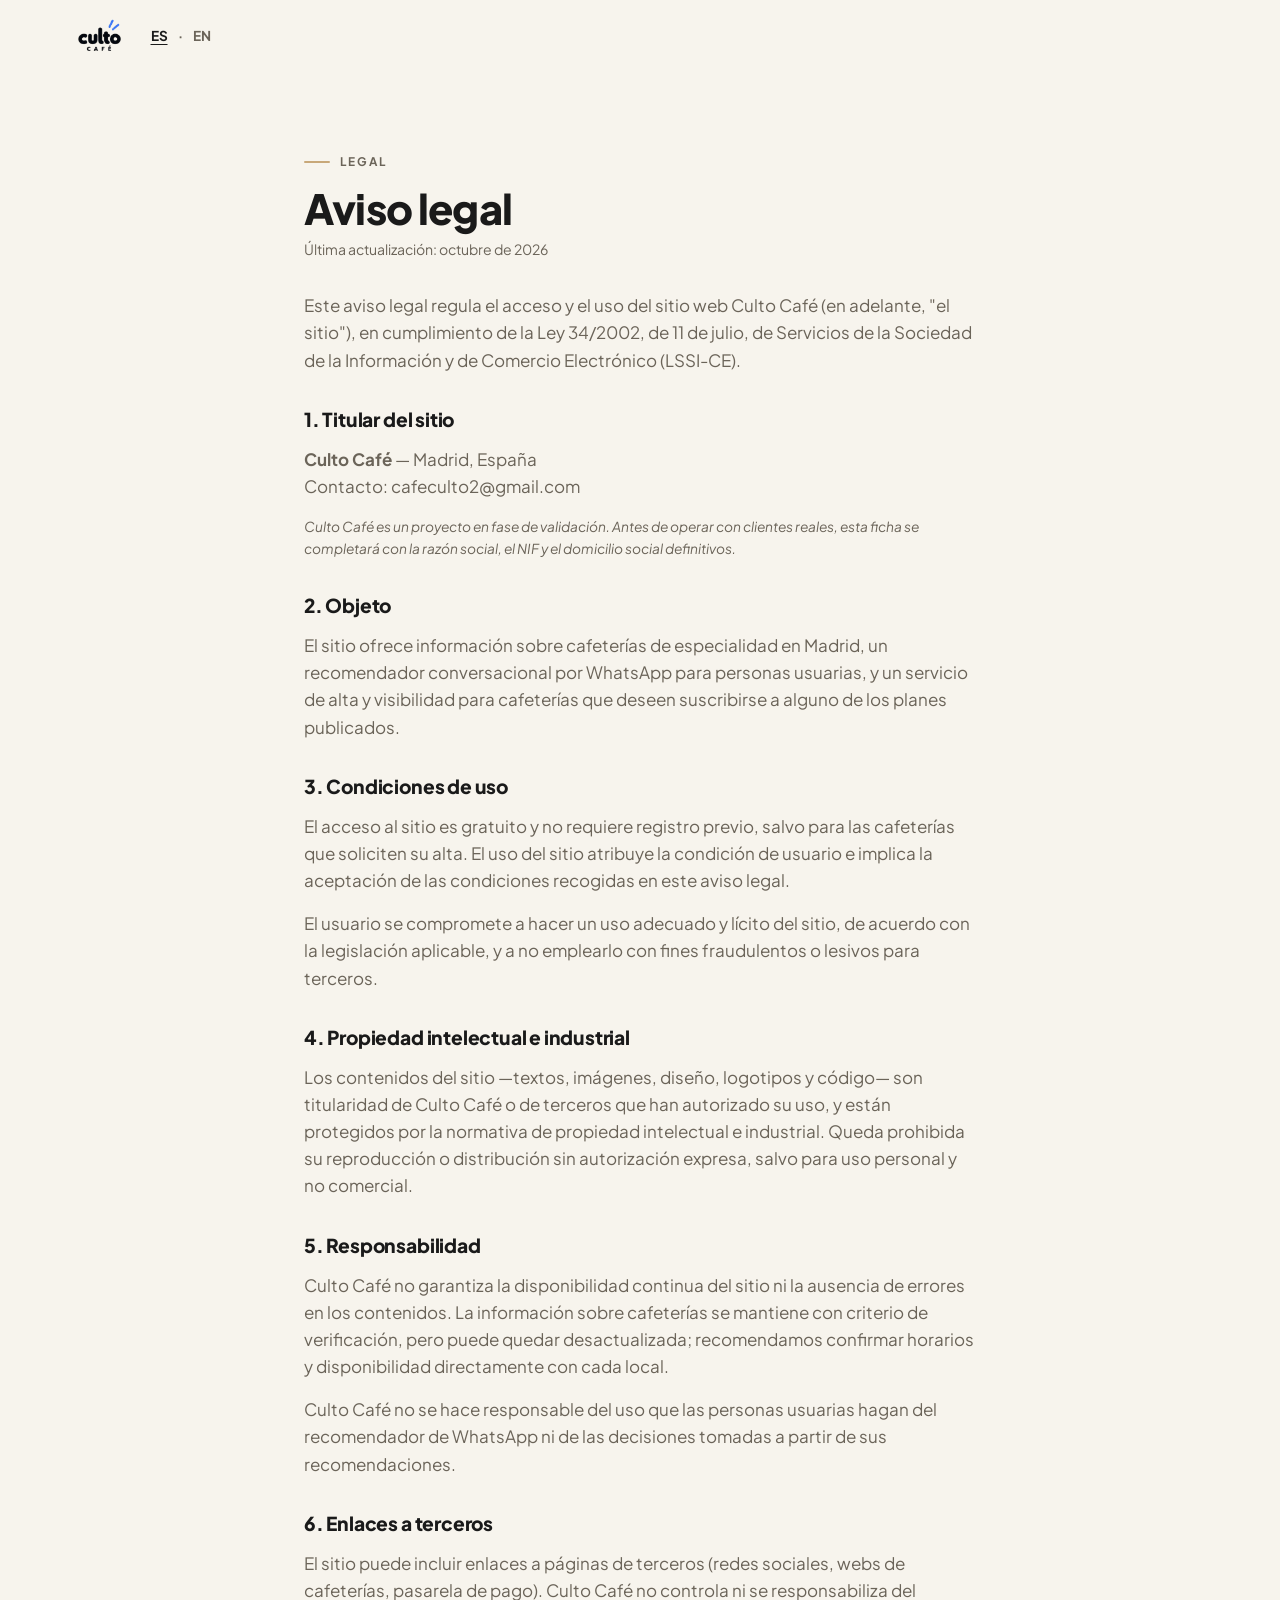
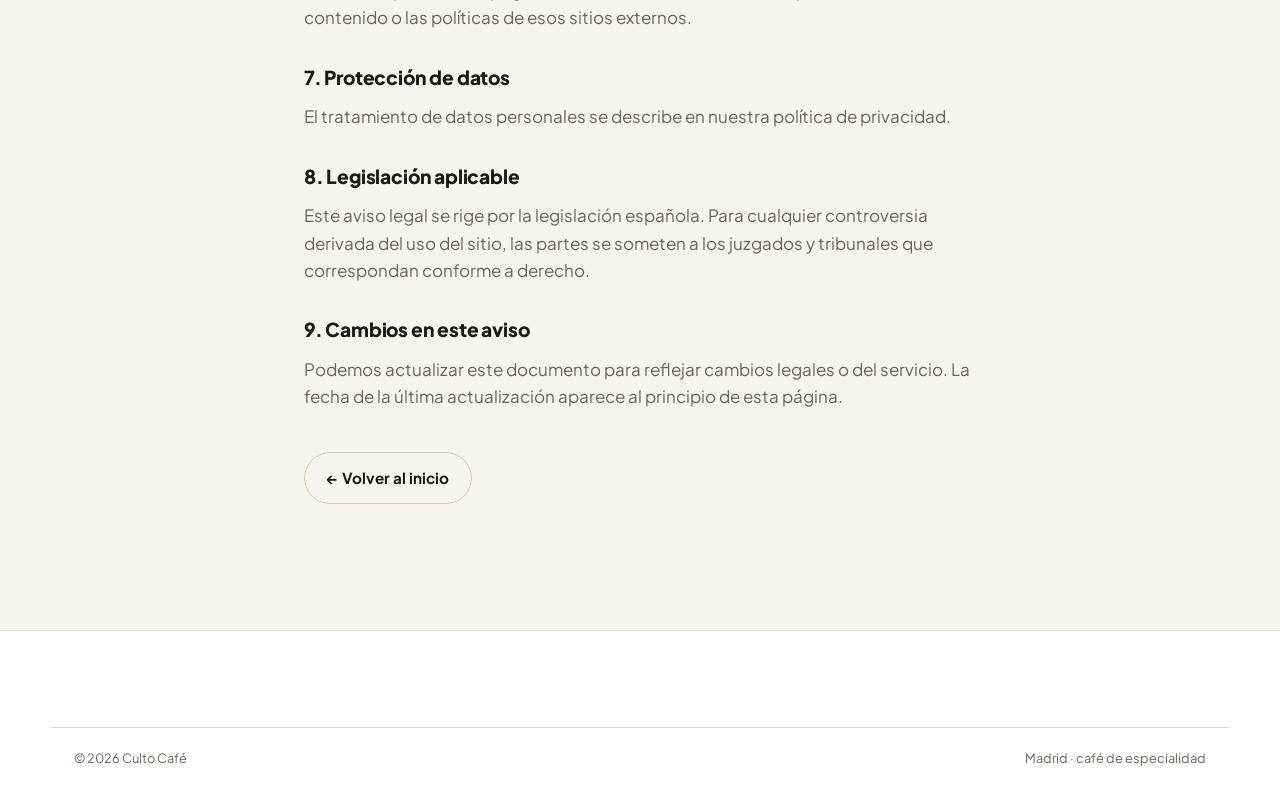
<file: aviso-legal/index.html>
<!DOCTYPE html>
<html lang="es">
<head>
<meta charset="UTF-8">
<meta name="viewport" content="width=device-width, initial-scale=1">
<title>Aviso legal · Culto Café</title>
<meta name="description" content="Condiciones de uso, titularidad y responsabilidad del sitio web Culto Café.">
<meta name="robots" content="noindex">
<link rel="canonical" href="https://micultocafe.netlify.app/aviso-legal/">
<link rel="preconnect" href="https://fonts.googleapis.com">
<link rel="preconnect" href="https://fonts.gstatic.com" crossorigin>
<link rel="stylesheet" href="https://fonts.googleapis.com/css2?family=Plus+Jakarta+Sans:ital,wght@0,400;0,500;0,600;0,700;0,800&display=swap">
<link rel="stylesheet" href="../assets/css/style.css">
</head>
<body>

<header class="site-header" id="header">
  <div class="wrap header-inner">
    <a class="logo" href="/" aria-label="Culto Café — inicio"><img src="../assets/img/logo.png" alt="Culto Café"></a>
    <div class="lang" role="group" aria-label="Idioma">
      <a href="/aviso-legal/" aria-current="page" class="lang-on">ES</a>
      <span aria-hidden="true">·</span>
      <a href="/en/legal-notice/" hreflang="en">EN</a>
    </div>
  </div>
</header>

<main>
  <section class="section legal">
    <div class="wrap legal-wrap">
      <p class="eyebrow">Legal</p>
      <h1 class="balance">Aviso legal</h1>
      <p class="legal-fecha">Última actualización: octubre de 2026</p>

      <p>Este aviso legal regula el acceso y el uso del sitio web Culto Café (en adelante, "el sitio"), en cumplimiento de la Ley 34/2002, de 11 de julio, de Servicios de la Sociedad de la Información y de Comercio Electrónico (LSSI-CE).</p>

      <h2>1. Titular del sitio</h2>
      <p><strong>Culto Café</strong> — Madrid, España<br>
      Contacto: <a href="mailto:cafeculto2@gmail.com">cafeculto2@gmail.com</a></p>
      <p class="legal-nota">Culto Café es un proyecto en fase de validación. Antes de operar con clientes reales, esta ficha se completará con la razón social, el NIF y el domicilio social definitivos.</p>

      <h2>2. Objeto</h2>
      <p>El sitio ofrece información sobre cafeterías de especialidad en Madrid, un recomendador conversacional por WhatsApp para personas usuarias, y un servicio de alta y visibilidad para cafeterías que deseen suscribirse a alguno de los planes publicados.</p>

      <h2>3. Condiciones de uso</h2>
      <p>El acceso al sitio es gratuito y no requiere registro previo, salvo para las cafeterías que soliciten su alta. El uso del sitio atribuye la condición de usuario e implica la aceptación de las condiciones recogidas en este aviso legal.</p>
      <p>El usuario se compromete a hacer un uso adecuado y lícito del sitio, de acuerdo con la legislación aplicable, y a no emplearlo con fines fraudulentos o lesivos para terceros.</p>

      <h2>4. Propiedad intelectual e industrial</h2>
      <p>Los contenidos del sitio —textos, imágenes, diseño, logotipos y código— son titularidad de Culto Café o de terceros que han autorizado su uso, y están protegidos por la normativa de propiedad intelectual e industrial. Queda prohibida su reproducción o distribución sin autorización expresa, salvo para uso personal y no comercial.</p>

      <h2>5. Responsabilidad</h2>
      <p>Culto Café no garantiza la disponibilidad continua del sitio ni la ausencia de errores en los contenidos. La información sobre cafeterías se mantiene con criterio de verificación, pero puede quedar desactualizada; recomendamos confirmar horarios y disponibilidad directamente con cada local.</p>
      <p>Culto Café no se hace responsable del uso que las personas usuarias hagan del recomendador de WhatsApp ni de las decisiones tomadas a partir de sus recomendaciones.</p>

      <h2>6. Enlaces a terceros</h2>
      <p>El sitio puede incluir enlaces a páginas de terceros (redes sociales, webs de cafeterías, pasarela de pago). Culto Café no controla ni se responsabiliza del contenido o las políticas de esos sitios externos.</p>

      <h2>7. Protección de datos</h2>
      <p>El tratamiento de datos personales se describe en nuestra <a href="../privacidad/">política de privacidad</a>.</p>

      <h2>8. Legislación aplicable</h2>
      <p>Este aviso legal se rige por la legislación española. Para cualquier controversia derivada del uso del sitio, las partes se someten a los juzgados y tribunales que correspondan conforme a derecho.</p>

      <h2>9. Cambios en este aviso</h2>
      <p>Podemos actualizar este documento para reflejar cambios legales o del servicio. La fecha de la última actualización aparece al principio de esta página.</p>

      <p class="legal-cierre"><a class="btn btn-ghost" href="/">← Volver al inicio</a></p>
    </div>
  </section>
</main>

<footer class="site-footer">
  <div class="wrap footer-base"><p>© 2026 Culto Café</p><p>Madrid · café de especialidad</p></div>
</footer>

<script>
(function(){
  var header = document.getElementById("header");
  var on = function(){ header.classList.toggle("scrolled", window.scrollY > 8); };
  on(); window.addEventListener("scroll", on, { passive:true });
})();
</script>
</body>
</html>
</file>
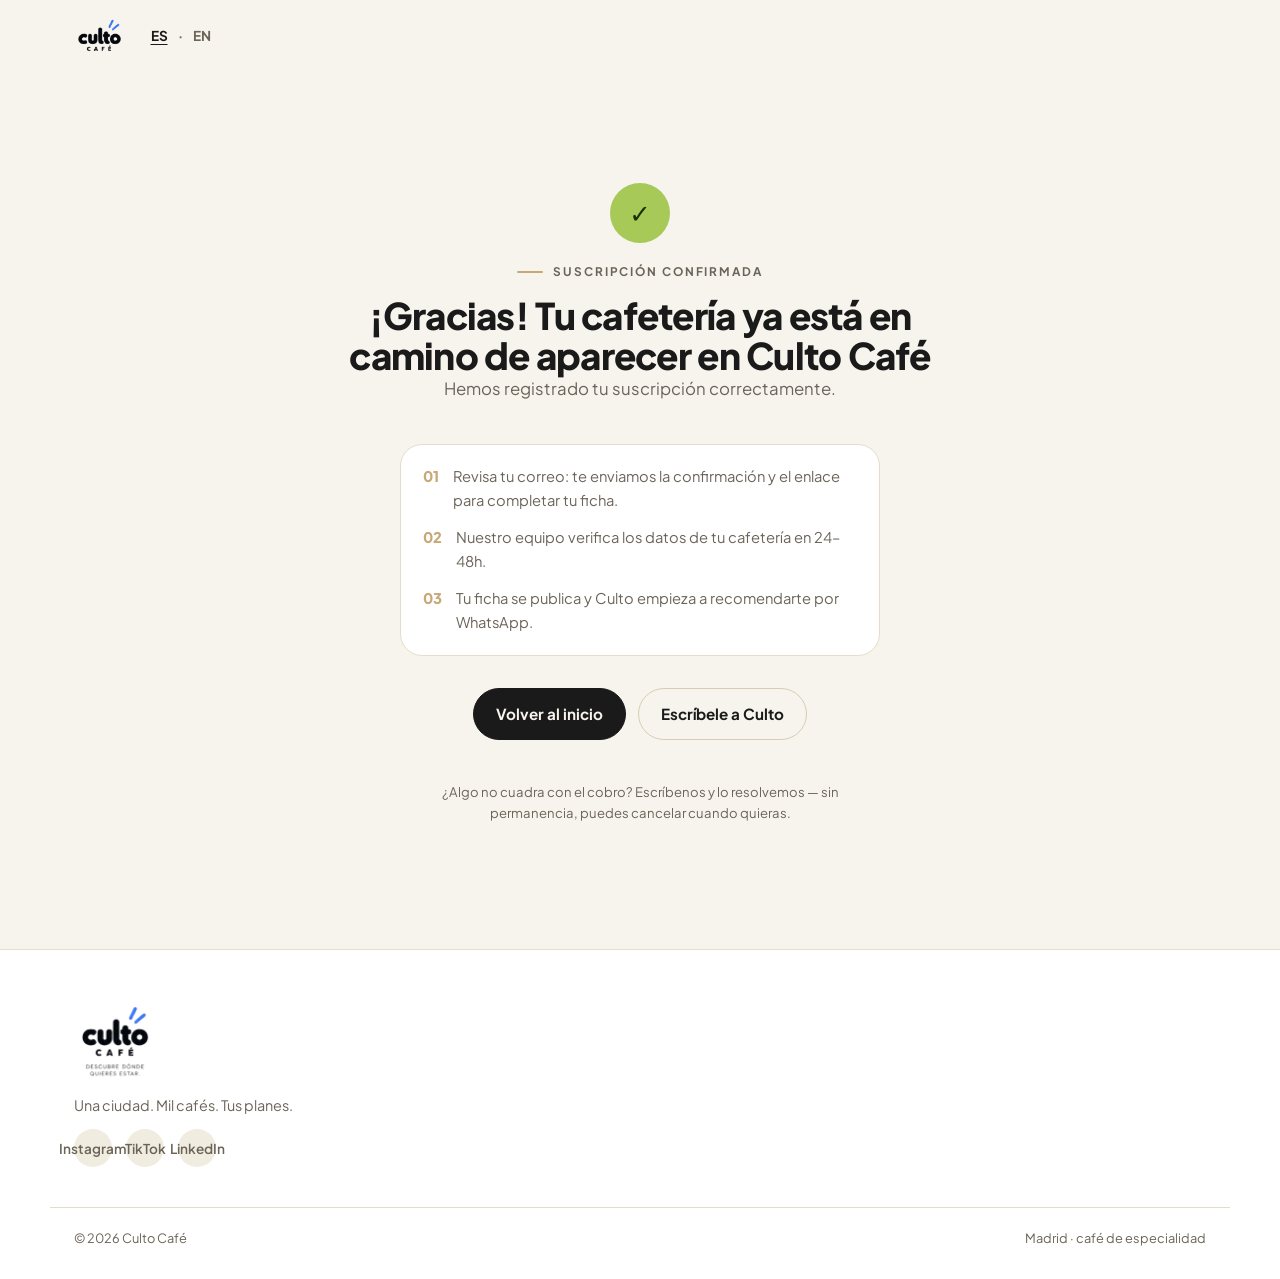
<file: gracias/index.html>
<!DOCTYPE html>
<html lang="es">
<head>
<meta charset="UTF-8">
<meta name="viewport" content="width=device-width, initial-scale=1">
<title>Gracias · Culto Café</title>
<meta name="description" content="Tu suscripción como cafetería en Culto Café se ha registrado correctamente.">
<meta name="robots" content="noindex">
<link rel="canonical" href="https://cultocafe.madrid/gracias/">
<link rel="preconnect" href="https://fonts.googleapis.com">
<link rel="preconnect" href="https://fonts.gstatic.com" crossorigin>
<link rel="stylesheet" href="https://fonts.googleapis.com/css2?family=Plus+Jakarta+Sans:ital,wght@0,400;0,500;0,600;0,700;0,800&display=swap">
<link rel="stylesheet" href="../assets/css/style.css">
</head>
<body>

<header class="site-header" id="header">
  <div class="wrap header-inner">
    <a class="logo" href="/" aria-label="Culto Café — inicio"><img src="../assets/img/logo.png" alt="Culto Café"></a>
    <div class="lang" role="group" aria-label="Idioma">
      <a href="/gracias/" aria-current="page" class="lang-on">ES</a>
      <span aria-hidden="true">·</span>
      <a href="/en/thank-you/" hreflang="en">EN</a>
    </div>
  </div>
</header>

<main>
  <section class="section gracias-hero">
    <div class="wrap gracias-card">
      <span class="gracias-check" aria-hidden="true">✓</span>
      <p class="eyebrow">Suscripción confirmada</p>
      <h1 class="balance">¡Gracias! Tu cafetería ya está en camino de aparecer en Culto Café</h1>
      <p class="gracias-lead" id="gPlanTxt">Hemos registrado tu suscripción correctamente.</p>

      <div class="gracias-pasos">
        <div><span>01</span>Revisa tu correo: te enviamos la confirmación y el enlace para completar tu ficha.</div>
        <div><span>02</span>Nuestro equipo verifica los datos de tu cafetería en 24–48h.</div>
        <div><span>03</span>Tu ficha se publica y Culto empieza a recomendarte por WhatsApp.</div>
      </div>

      <div class="hero-actions">
        <a class="btn" href="/">Volver al inicio</a>
        <a class="btn btn-ghost" href="/#culto">Escríbele a Culto</a>
      </div>
      <p class="gracias-nota">¿Algo no cuadra con el cobro? Escríbenos y lo resolvemos — sin permanencia, puedes cancelar cuando quieras.</p>
    </div>
  </section>
</main>

<footer class="site-footer">
  <div class="wrap footer-grid">
    <div class="footer-brand">
      <img src="../assets/img/logo-slogan.png" alt="Culto Café — Descubre dónde quieres estar" class="footer-logo">
      <p>Una ciudad. Mil cafés. Tus planes.</p>
      <div class="social">
        <a href="https://www.instagram.com/cultocafe.madrid" target="_blank" rel="noopener">Instagram</a>
        <a href="https://www.tiktok.com/@culto.caf" target="_blank" rel="noopener">TikTok</a>
        <a href="https://www.linkedin.com/company/146502917" target="_blank" rel="noopener">LinkedIn</a>
      </div>
    </div>
  </div>
  <div class="wrap footer-base"><p>© 2026 Culto Café</p><p>Madrid · café de especialidad</p></div>
</footer>

<script>
(function(){
  var qs = new URLSearchParams(location.search);
  var p = qs.get("plan"), n = qs.get("nombre");
  if (p) {
    var txt = n
      ? "Hemos registrado la solicitud de " + n + " para el plan “" + p + "”."
      : "Hemos registrado tu suscripción al plan “" + p + "”.";
    document.getElementById("gPlanTxt").textContent = txt;
  }
  var header = document.getElementById("header");
  var on = function(){ header.classList.toggle("scrolled", window.scrollY > 8); };
  on(); window.addEventListener("scroll", on, { passive:true });
})();
</script>
</body>
</html>
</file>
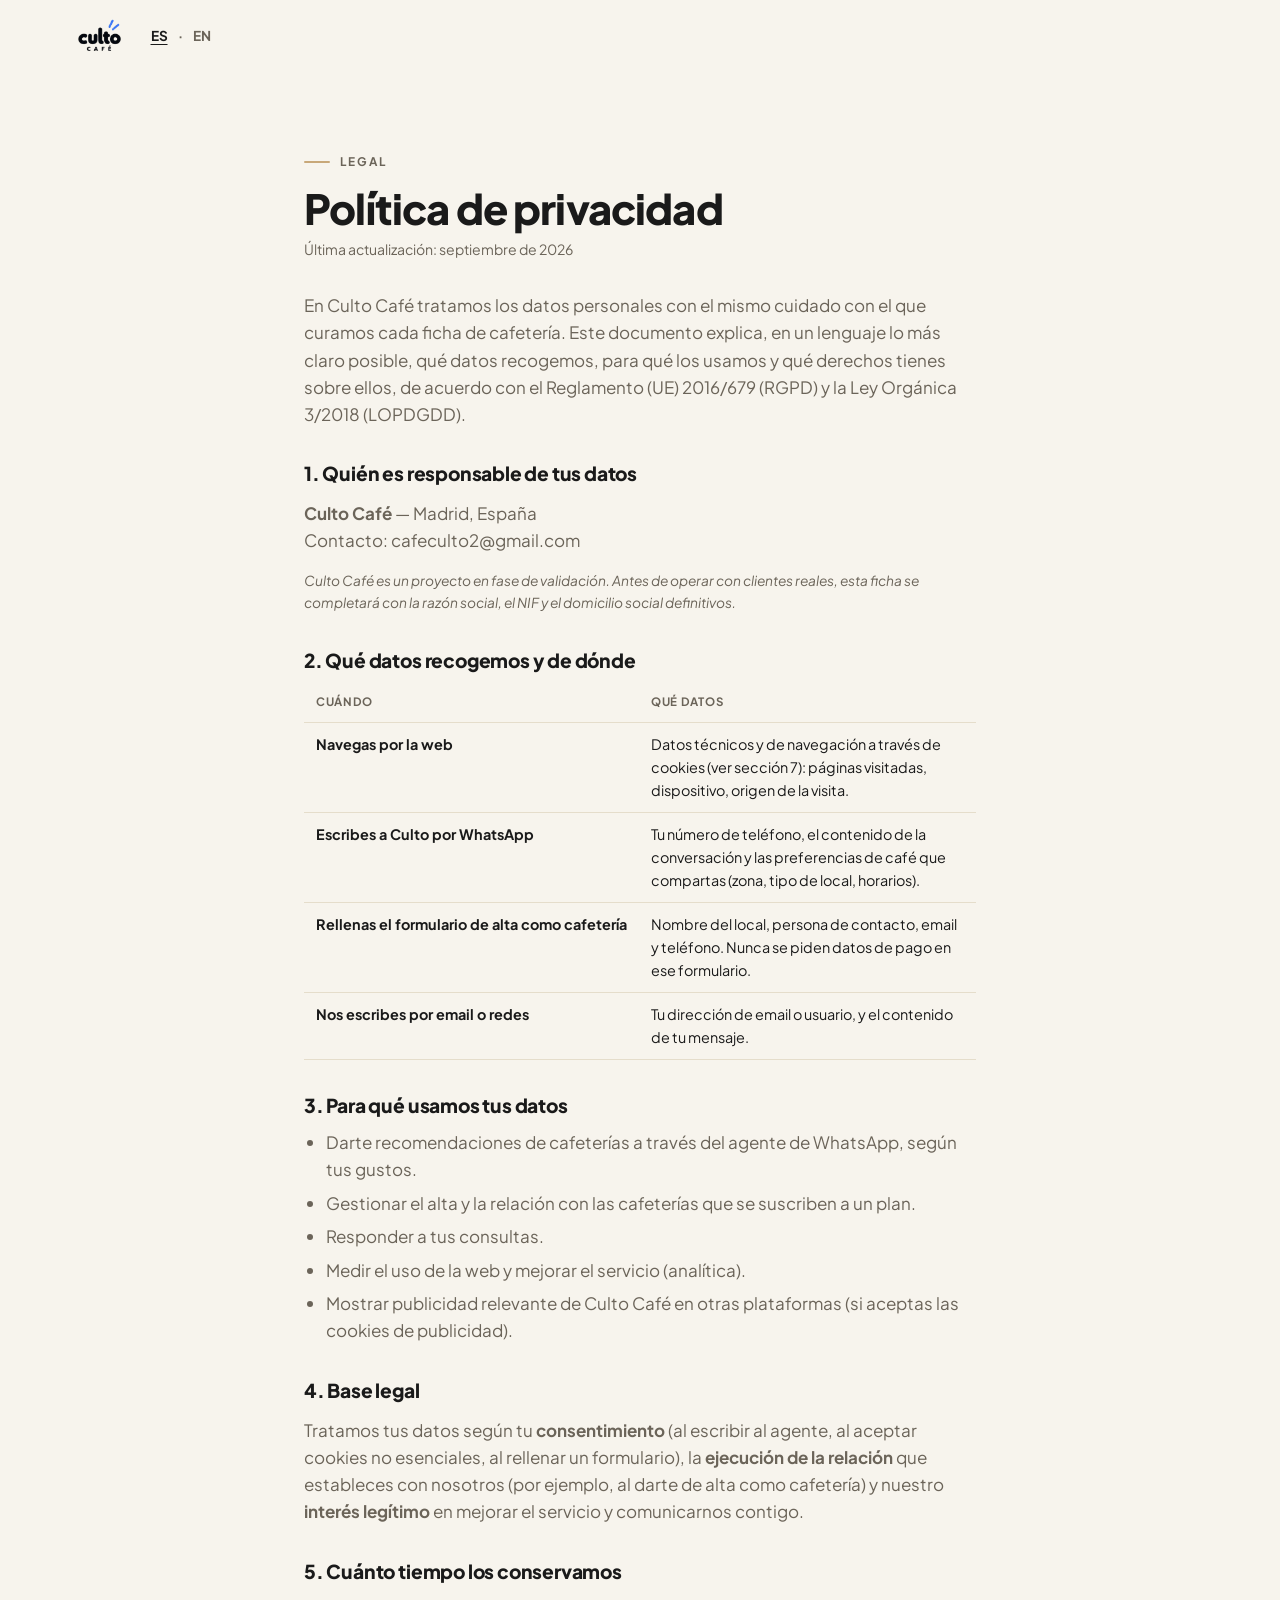
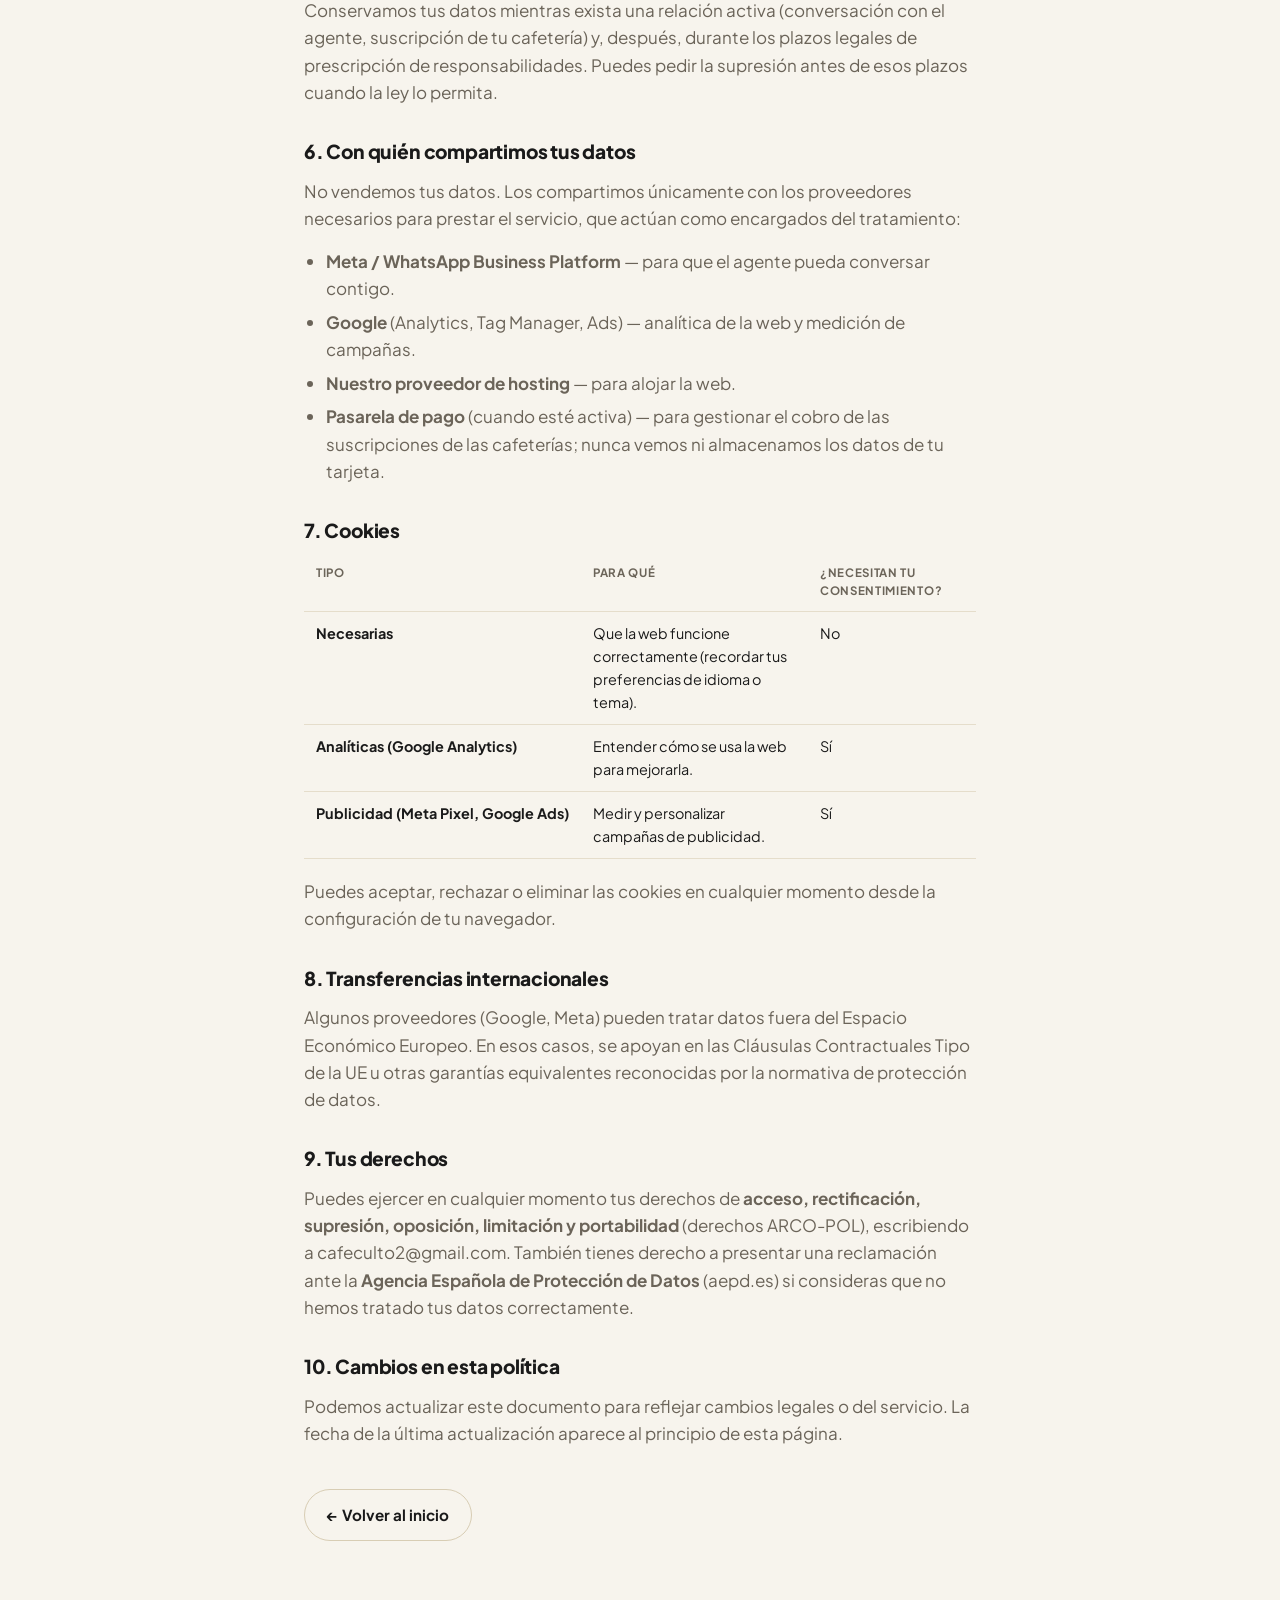
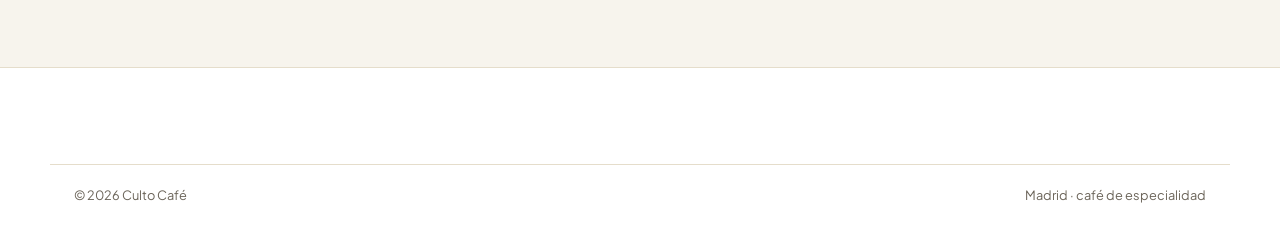
<file: privacidad/index.html>
<!DOCTYPE html>
<html lang="es">
<head>
<meta charset="UTF-8">
<meta name="viewport" content="width=device-width, initial-scale=1">
<title>Política de privacidad · Culto Café</title>
<meta name="description" content="Cómo trata Culto Café los datos personales de quienes usan la web y el recomendador de WhatsApp, y de las cafeterías que se dan de alta.">
<meta name="robots" content="noindex">
<link rel="canonical" href="https://cultocafe.madrid/privacidad/">
<link rel="preconnect" href="https://fonts.googleapis.com">
<link rel="preconnect" href="https://fonts.gstatic.com" crossorigin>
<link rel="stylesheet" href="https://fonts.googleapis.com/css2?family=Plus+Jakarta+Sans:ital,wght@0,400;0,500;0,600;0,700;0,800&display=swap">
<link rel="stylesheet" href="../assets/css/style.css">
</head>
<body>

<header class="site-header" id="header">
  <div class="wrap header-inner">
    <a class="logo" href="/" aria-label="Culto Café — inicio"><img src="../assets/img/logo.png" alt="Culto Café"></a>
    <div class="lang" role="group" aria-label="Idioma">
      <a href="/privacidad/" aria-current="page" class="lang-on">ES</a>
      <span aria-hidden="true">·</span>
      <a href="/en/privacy/" hreflang="en">EN</a>
    </div>
  </div>
</header>

<main>
  <section class="section legal">
    <div class="wrap legal-wrap">
      <p class="eyebrow">Legal</p>
      <h1 class="balance">Política de privacidad</h1>
      <p class="legal-fecha">Última actualización: septiembre de 2026</p>

      <p>En Culto Café tratamos los datos personales con el mismo cuidado con el que curamos cada ficha de cafetería. Este documento explica, en un lenguaje lo más claro posible, qué datos recogemos, para qué los usamos y qué derechos tienes sobre ellos, de acuerdo con el Reglamento (UE) 2016/679 (RGPD) y la Ley Orgánica 3/2018 (LOPDGDD).</p>

      <h2>1. Quién es responsable de tus datos</h2>
      <p><strong>Culto Café</strong> — Madrid, España<br>
      Contacto: <a href="mailto:cafeculto2@gmail.com">cafeculto2@gmail.com</a></p>
      <p class="legal-nota">Culto Café es un proyecto en fase de validación. Antes de operar con clientes reales, esta ficha se completará con la razón social, el NIF y el domicilio social definitivos.</p>

      <h2>2. Qué datos recogemos y de dónde</h2>
      <table class="legal-tabla">
        <thead><tr><th>Cuándo</th><th>Qué datos</th></tr></thead>
        <tbody>
          <tr><td>Navegas por la web</td><td>Datos técnicos y de navegación a través de cookies (ver sección 7): páginas visitadas, dispositivo, origen de la visita.</td></tr>
          <tr><td>Escribes a Culto por WhatsApp</td><td>Tu número de teléfono, el contenido de la conversación y las preferencias de café que compartas (zona, tipo de local, horarios).</td></tr>
          <tr><td>Rellenas el formulario de alta como cafetería</td><td>Nombre del local, persona de contacto, email y teléfono. Nunca se piden datos de pago en ese formulario.</td></tr>
          <tr><td>Nos escribes por email o redes</td><td>Tu dirección de email o usuario, y el contenido de tu mensaje.</td></tr>
        </tbody>
      </table>

      <h2>3. Para qué usamos tus datos</h2>
      <ul>
        <li>Darte recomendaciones de cafeterías a través del agente de WhatsApp, según tus gustos.</li>
        <li>Gestionar el alta y la relación con las cafeterías que se suscriben a un plan.</li>
        <li>Responder a tus consultas.</li>
        <li>Medir el uso de la web y mejorar el servicio (analítica).</li>
        <li>Mostrar publicidad relevante de Culto Café en otras plataformas (si aceptas las cookies de publicidad).</li>
      </ul>

      <h2>4. Base legal</h2>
      <p>Tratamos tus datos según tu <strong>consentimiento</strong> (al escribir al agente, al aceptar cookies no esenciales, al rellenar un formulario), la <strong>ejecución de la relación</strong> que estableces con nosotros (por ejemplo, al darte de alta como cafetería) y nuestro <strong>interés legítimo</strong> en mejorar el servicio y comunicarnos contigo.</p>

      <h2>5. Cuánto tiempo los conservamos</h2>
      <p>Conservamos tus datos mientras exista una relación activa (conversación con el agente, suscripción de tu cafetería) y, después, durante los plazos legales de prescripción de responsabilidades. Puedes pedir la supresión antes de esos plazos cuando la ley lo permita.</p>

      <h2>6. Con quién compartimos tus datos</h2>
      <p>No vendemos tus datos. Los compartimos únicamente con los proveedores necesarios para prestar el servicio, que actúan como encargados del tratamiento:</p>
      <ul>
        <li><strong>Meta / WhatsApp Business Platform</strong> — para que el agente pueda conversar contigo.</li>
        <li><strong>Google</strong> (Analytics, Tag Manager, Ads) — analítica de la web y medición de campañas.</li>
        <li><strong>Nuestro proveedor de hosting</strong> — para alojar la web.</li>
        <li><strong>Pasarela de pago</strong> (cuando esté activa) — para gestionar el cobro de las suscripciones de las cafeterías; nunca vemos ni almacenamos los datos de tu tarjeta.</li>
      </ul>

      <h2 id="cookies-section">7. Cookies</h2>
      <table class="legal-tabla">
        <thead><tr><th>Tipo</th><th>Para qué</th><th>¿Necesitan tu consentimiento?</th></tr></thead>
        <tbody>
          <tr><td>Necesarias</td><td>Que la web funcione correctamente (recordar tus preferencias de idioma o tema).</td><td>No</td></tr>
          <tr><td>Analíticas (Google Analytics)</td><td>Entender cómo se usa la web para mejorarla.</td><td>Sí</td></tr>
          <tr><td>Publicidad (Meta Pixel, Google Ads)</td><td>Medir y personalizar campañas de publicidad.</td><td>Sí</td></tr>
        </tbody>
      </table>
      <p>Puedes aceptar, rechazar o eliminar las cookies en cualquier momento desde la configuración de tu navegador.</p>

      <h2>8. Transferencias internacionales</h2>
      <p>Algunos proveedores (Google, Meta) pueden tratar datos fuera del Espacio Económico Europeo. En esos casos, se apoyan en las Cláusulas Contractuales Tipo de la UE u otras garantías equivalentes reconocidas por la normativa de protección de datos.</p>

      <h2>9. Tus derechos</h2>
      <p>Puedes ejercer en cualquier momento tus derechos de <strong>acceso, rectificación, supresión, oposición, limitación y portabilidad</strong> (derechos ARCO-POL), escribiendo a <a href="mailto:cafeculto2@gmail.com">cafeculto2@gmail.com</a>. También tienes derecho a presentar una reclamación ante la <strong>Agencia Española de Protección de Datos</strong> (aepd.es) si consideras que no hemos tratado tus datos correctamente.</p>

      <h2>10. Cambios en esta política</h2>
      <p>Podemos actualizar este documento para reflejar cambios legales o del servicio. La fecha de la última actualización aparece al principio de esta página.</p>

      <p class="legal-cierre"><a class="btn btn-ghost" href="/">← Volver al inicio</a></p>
    </div>
  </section>
</main>

<footer class="site-footer">
  <div class="wrap footer-base"><p>© 2026 Culto Café</p><p>Madrid · café de especialidad</p></div>
</footer>

<script>
(function(){
  var header = document.getElementById("header");
  var on = function(){ header.classList.toggle("scrolled", window.scrollY > 8); };
  on(); window.addEventListener("scroll", on, { passive:true });
})();
</script>
</body>
</html>
</file>
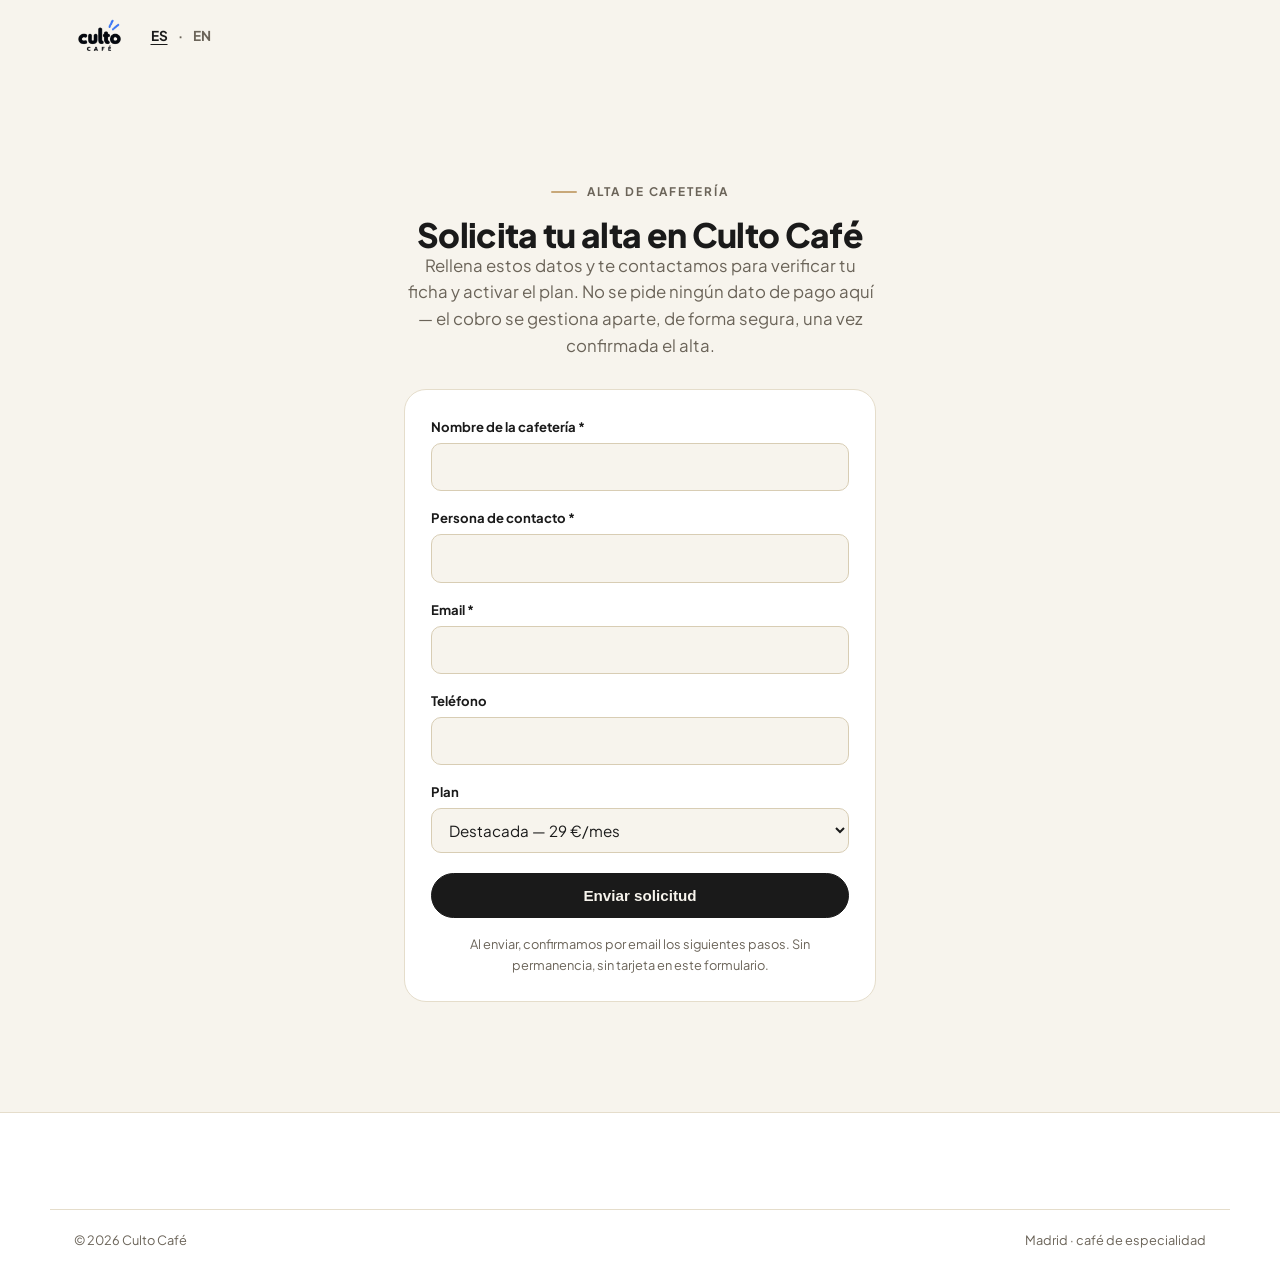
<file: suscribir/index.html>
<!DOCTYPE html>
<html lang="es">
<head>
<meta charset="UTF-8">
<meta name="viewport" content="width=device-width, initial-scale=1">
<title>Solicitud de alta · Culto Café</title>
<meta name="description" content="Solicita el alta de tu cafetería en Culto Café.">
<meta name="robots" content="noindex">
<link rel="canonical" href="https://cultocafe.madrid/suscribir/">
<link rel="preconnect" href="https://fonts.googleapis.com">
<link rel="preconnect" href="https://fonts.gstatic.com" crossorigin>
<link rel="stylesheet" href="https://fonts.googleapis.com/css2?family=Plus+Jakarta+Sans:ital,wght@0,400;0,500;0,600;0,700;0,800&display=swap">
<link rel="stylesheet" href="../assets/css/style.css">
</head>
<body>

<header class="site-header" id="header">
  <div class="wrap header-inner">
    <a class="logo" href="/" aria-label="Culto Café — inicio"><img src="../assets/img/logo.png" alt="Culto Café"></a>
    <div class="lang" role="group" aria-label="Idioma">
      <a href="/suscribir/" aria-current="page" class="lang-on">ES</a>
      <span aria-hidden="true">·</span>
      <a href="/en/subscribe/" hreflang="en">EN</a>
    </div>
  </div>
</header>

<main>
  <section class="section gracias-hero">
    <div class="wrap form-wrap">
      <p class="eyebrow">Alta de cafetería</p>
      <h1 class="balance">Solicita tu alta en Culto Café</h1>
      <p class="gracias-lead">Rellena estos datos y te contactamos para verificar tu ficha y activar el plan. No se pide ningún dato de pago aquí — el cobro se gestiona aparte, de forma segura, una vez confirmada el alta.</p>

      <form class="form-card" id="altaForm" novalidate>
        <div class="field">
          <label for="fNombre">Nombre de la cafetería *</label>
          <input id="fNombre" name="nombre" type="text" required autocomplete="organization">
        </div>
        <div class="field">
          <label for="fContacto">Persona de contacto *</label>
          <input id="fContacto" name="contacto" type="text" required autocomplete="name">
        </div>
        <div class="field">
          <label for="fEmail">Email *</label>
          <input id="fEmail" name="email" type="email" required autocomplete="email">
        </div>
        <div class="field">
          <label for="fTelefono">Teléfono</label>
          <input id="fTelefono" name="telefono" type="tel" autocomplete="tel">
        </div>
        <div class="field">
          <label for="fPlan">Plan</label>
          <select id="fPlan" name="plan">
            <option value="Prueba gratuita">Prueba gratuita — 0 €/30 días</option>
            <option value="Presencia">Presencia — 15 €/mes</option>
            <option value="Destacada" selected>Destacada — 29 €/mes</option>
            <option value="Socia">Socia — 49 €/mes</option>
          </select>
        </div>
        <input type="text" name="website" tabindex="-1" autocomplete="off" aria-hidden="true" style="position:absolute;left:-9999px;opacity:0;height:0;width:0;">
        <button class="btn plan-cta" type="submit">Enviar solicitud</button>
        <p id="formError" role="alert" style="display:none;color:#b3261e;margin-top:12px;font-size:.95rem;"></p>
        <p class="form-nota">Al enviar, confirmamos por email los siguientes pasos. Sin permanencia, sin tarjeta en este formulario.</p>
      </form>
    </div>
  </section>
</main>

<footer class="site-footer">
  <div class="wrap footer-base"><p>© 2026 Culto Café</p><p>Madrid · café de especialidad</p></div>
</footer>

<script>
(function(){
  var params = new URLSearchParams(location.search);
  var plan = params.get("plan");
  var sel = document.getElementById("fPlan");
  if (plan) { for (var i=0;i<sel.options.length;i++){ if (sel.options[i].value===plan){ sel.selectedIndex=i; } } }

  var SUPABASE_URL = "https://wrybrdorgjpctzepierb.supabase.co";
  var SUPABASE_KEY = "sb_publishable_cYdvNUZ_5pUkWsmxnmQyMA_4dxs1owY";

  document.getElementById("altaForm").addEventListener("submit", function(e){
    e.preventDefault();
    var f = e.target;
    if (!f.checkValidity()) { f.reportValidity(); return; }
    var q = new URLSearchParams({
      plan: f.plan.value,
      nombre: f.nombre.value
    });
    var dest = "../gracias/index.html?" + q.toString();
    if (f.website.value) { location.href = dest; return; }

    var btn = f.querySelector('button[type="submit"]');
    var btnText = btn.textContent;
    var errBox = document.getElementById("formError");
    errBox.style.display = "none";
    btn.disabled = true;
    btn.textContent = "Enviando...";

    var tel = f.telefono.value.trim();
    fetch(SUPABASE_URL + "/rest/v1/leads_cafeterias", {
      method: "POST",
      headers: {
        "apikey": SUPABASE_KEY,
        "Authorization": "Bearer " + SUPABASE_KEY,
        "Content-Type": "application/json",
        "Prefer": "return=minimal"
      },
      body: JSON.stringify({
        nombre: f.nombre.value.trim(),
        contacto: f.contacto.value.trim(),
        email: f.email.value.trim(),
        telefono: tel ? tel : null,
        plan: f.plan.value
      })
    }).then(function(r){
      if (r.ok) {
        var prices = {'Prueba gratuita':0,'Presencia':15,'Destacada':29,'Socia':49};
        window.dataLayer = window.dataLayer || [];
        window.dataLayer.push({event:'generate_lead', form_id:'plan_request', plan_name: f.plan.value, plan_price: prices[f.plan.value] || 0, currency:'EUR'});
        location.href = dest; return;
      }
      throw new Error("http " + r.status);
    }).catch(function(){
      errBox.textContent = "No hemos podido enviar tu solicitud. Inténtalo de nuevo o escríbenos por WhatsApp.";
      errBox.style.display = "block";
      btn.disabled = false;
      btn.textContent = btnText;
    });
  });

  var header = document.getElementById("header");
  var on = function(){ header.classList.toggle("scrolled", window.scrollY > 8); };
  on(); window.addEventListener("scroll", on, { passive:true });
})();
</script>
</body>
</html>
</file>
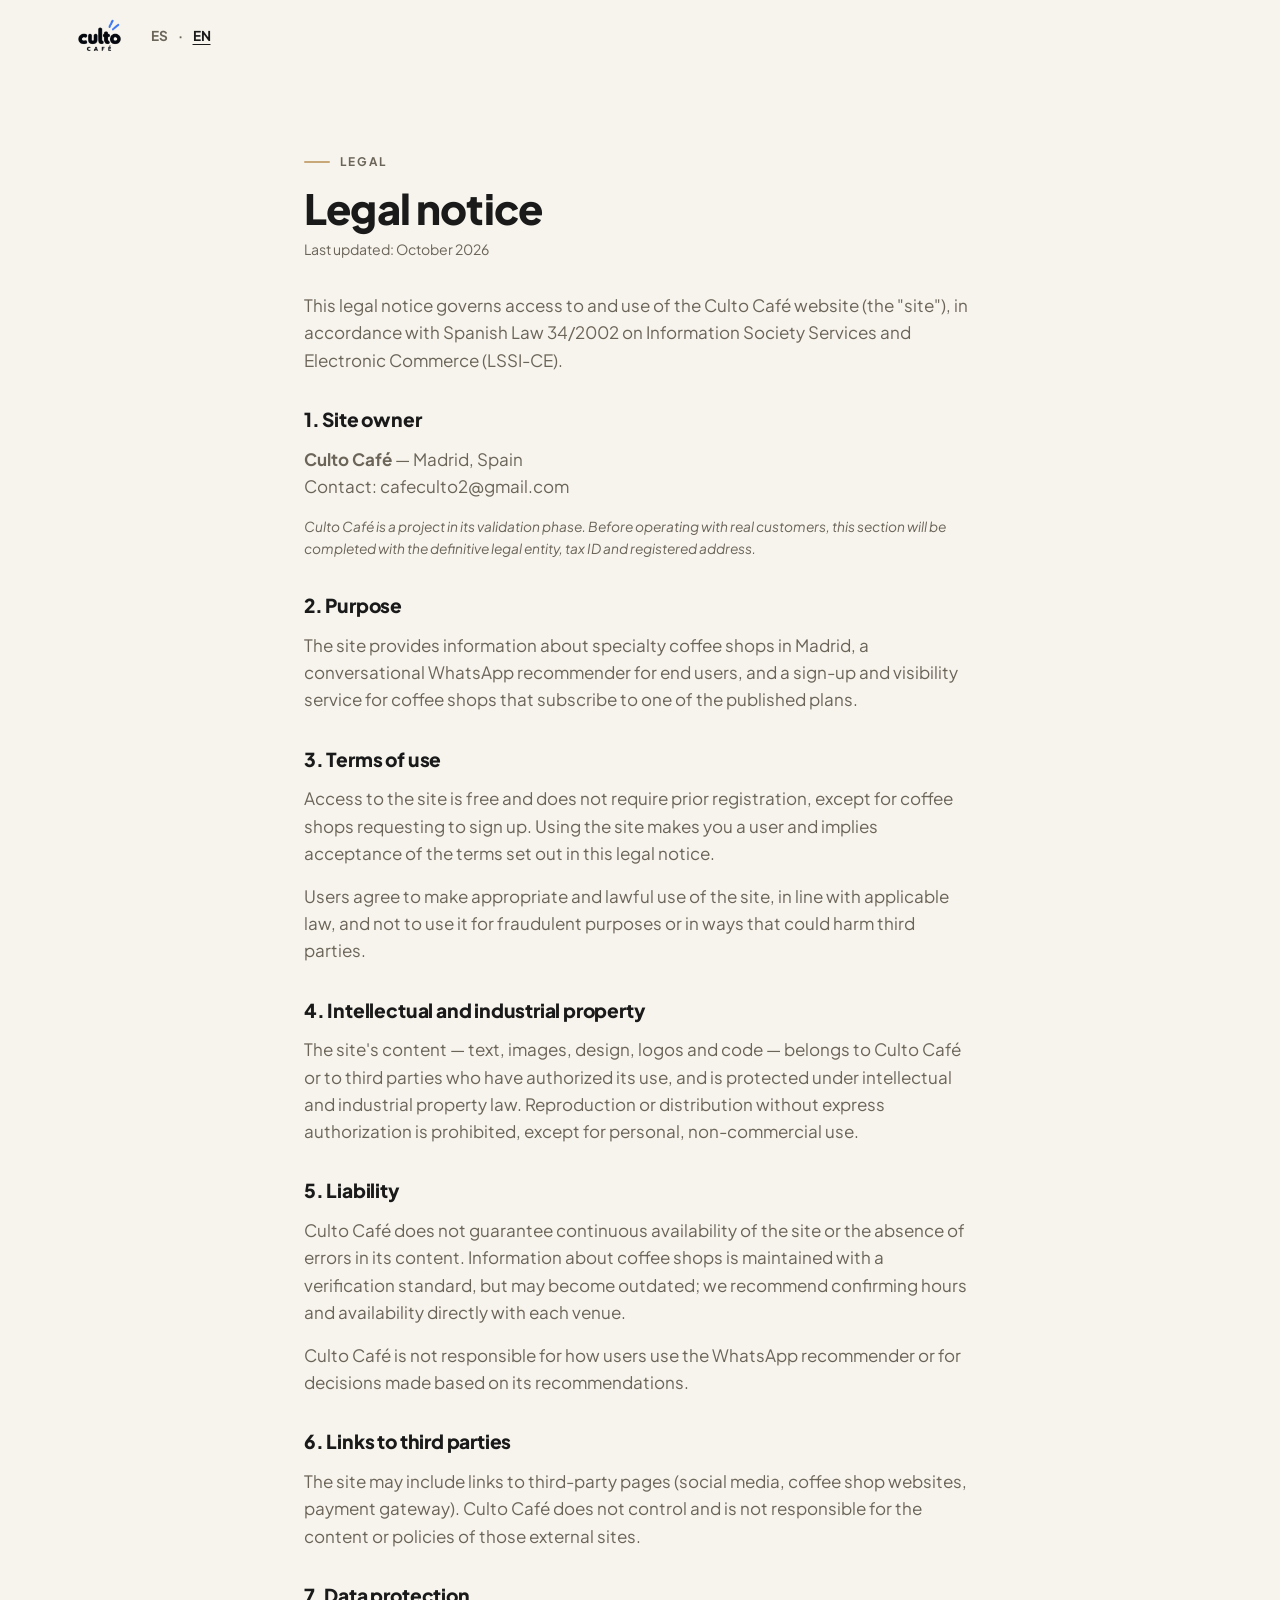
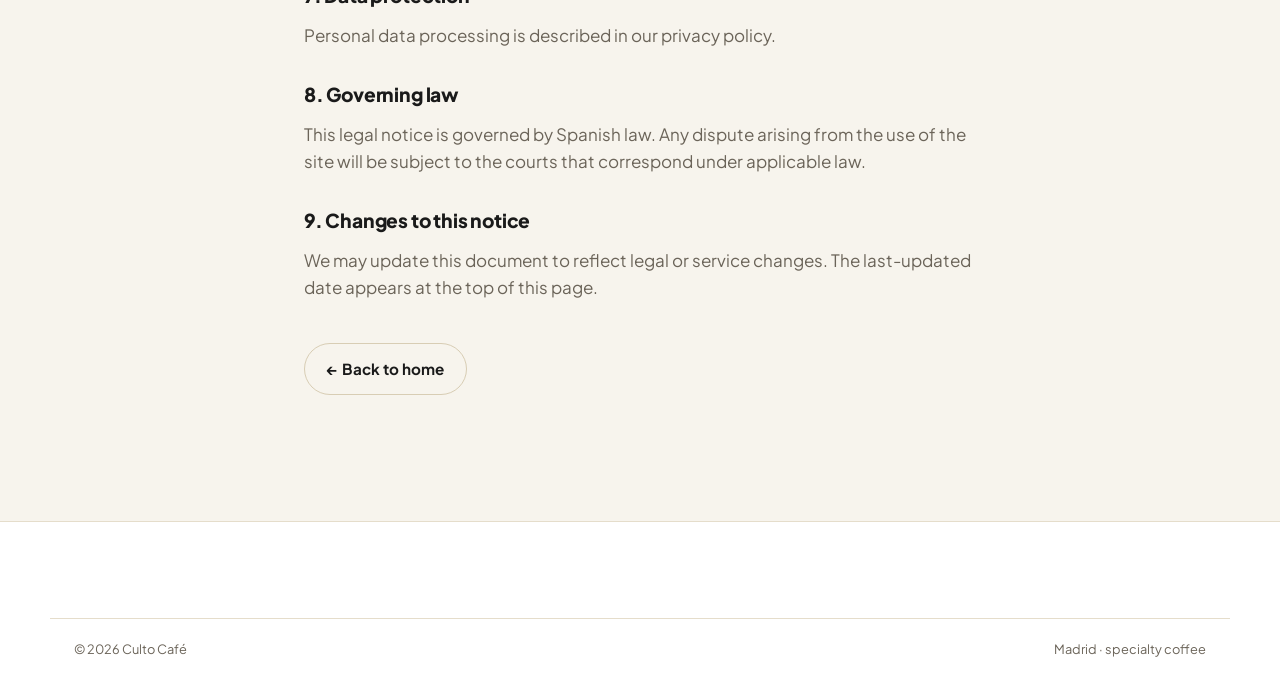
<file: en/legal-notice/index.html>
<!DOCTYPE html>
<html lang="en">
<head>
<meta charset="UTF-8">
<meta name="viewport" content="width=device-width, initial-scale=1">
<title>Legal notice · Culto Café</title>
<meta name="description" content="Terms of use, ownership and liability for the Culto Café website.">
<meta name="robots" content="noindex">
<link rel="canonical" href="https://micultocafe.netlify.app/en/legal-notice/">
<link rel="preconnect" href="https://fonts.googleapis.com">
<link rel="preconnect" href="https://fonts.gstatic.com" crossorigin>
<link rel="stylesheet" href="https://fonts.googleapis.com/css2?family=Plus+Jakarta+Sans:ital,wght@0,400;0,500;0,600;0,700;0,800&display=swap">
<link rel="stylesheet" href="../../assets/css/style.css">
</head>
<body>

<header class="site-header" id="header">
  <div class="wrap header-inner">
    <a class="logo" href="/en/" aria-label="Culto Café — home"><img src="../../assets/img/logo.png" alt="Culto Café"></a>
    <div class="lang" role="group" aria-label="Language">
      <a href="/aviso-legal/" hreflang="es">ES</a>
      <span aria-hidden="true">·</span>
      <a href="/en/legal-notice/" aria-current="page" class="lang-on">EN</a>
    </div>
  </div>
</header>

<main>
  <section class="section legal">
    <div class="wrap legal-wrap">
      <p class="eyebrow">Legal</p>
      <h1 class="balance">Legal notice</h1>
      <p class="legal-fecha">Last updated: October 2026</p>

      <p>This legal notice governs access to and use of the Culto Café website (the "site"), in accordance with Spanish Law 34/2002 on Information Society Services and Electronic Commerce (LSSI-CE).</p>

      <h2>1. Site owner</h2>
      <p><strong>Culto Café</strong> — Madrid, Spain<br>
      Contact: <a href="mailto:cafeculto2@gmail.com">cafeculto2@gmail.com</a></p>
      <p class="legal-nota">Culto Café is a project in its validation phase. Before operating with real customers, this section will be completed with the definitive legal entity, tax ID and registered address.</p>

      <h2>2. Purpose</h2>
      <p>The site provides information about specialty coffee shops in Madrid, a conversational WhatsApp recommender for end users, and a sign-up and visibility service for coffee shops that subscribe to one of the published plans.</p>

      <h2>3. Terms of use</h2>
      <p>Access to the site is free and does not require prior registration, except for coffee shops requesting to sign up. Using the site makes you a user and implies acceptance of the terms set out in this legal notice.</p>
      <p>Users agree to make appropriate and lawful use of the site, in line with applicable law, and not to use it for fraudulent purposes or in ways that could harm third parties.</p>

      <h2>4. Intellectual and industrial property</h2>
      <p>The site's content — text, images, design, logos and code — belongs to Culto Café or to third parties who have authorized its use, and is protected under intellectual and industrial property law. Reproduction or distribution without express authorization is prohibited, except for personal, non-commercial use.</p>

      <h2>5. Liability</h2>
      <p>Culto Café does not guarantee continuous availability of the site or the absence of errors in its content. Information about coffee shops is maintained with a verification standard, but may become outdated; we recommend confirming hours and availability directly with each venue.</p>
      <p>Culto Café is not responsible for how users use the WhatsApp recommender or for decisions made based on its recommendations.</p>

      <h2>6. Links to third parties</h2>
      <p>The site may include links to third-party pages (social media, coffee shop websites, payment gateway). Culto Café does not control and is not responsible for the content or policies of those external sites.</p>

      <h2>7. Data protection</h2>
      <p>Personal data processing is described in our <a href="../privacy/">privacy policy</a>.</p>

      <h2>8. Governing law</h2>
      <p>This legal notice is governed by Spanish law. Any dispute arising from the use of the site will be subject to the courts that correspond under applicable law.</p>

      <h2>9. Changes to this notice</h2>
      <p>We may update this document to reflect legal or service changes. The last-updated date appears at the top of this page.</p>

      <p class="legal-cierre"><a class="btn btn-ghost" href="/en/">← Back to home</a></p>
    </div>
  </section>
</main>

<footer class="site-footer">
  <div class="wrap footer-base"><p>© 2026 Culto Café</p><p>Madrid · specialty coffee</p></div>
</footer>

<script>
(function(){
  var header = document.getElementById("header");
  var on = function(){ header.classList.toggle("scrolled", window.scrollY > 8); };
  on(); window.addEventListener("scroll", on, { passive:true });
})();
</script>
</body>
</html>
</file>
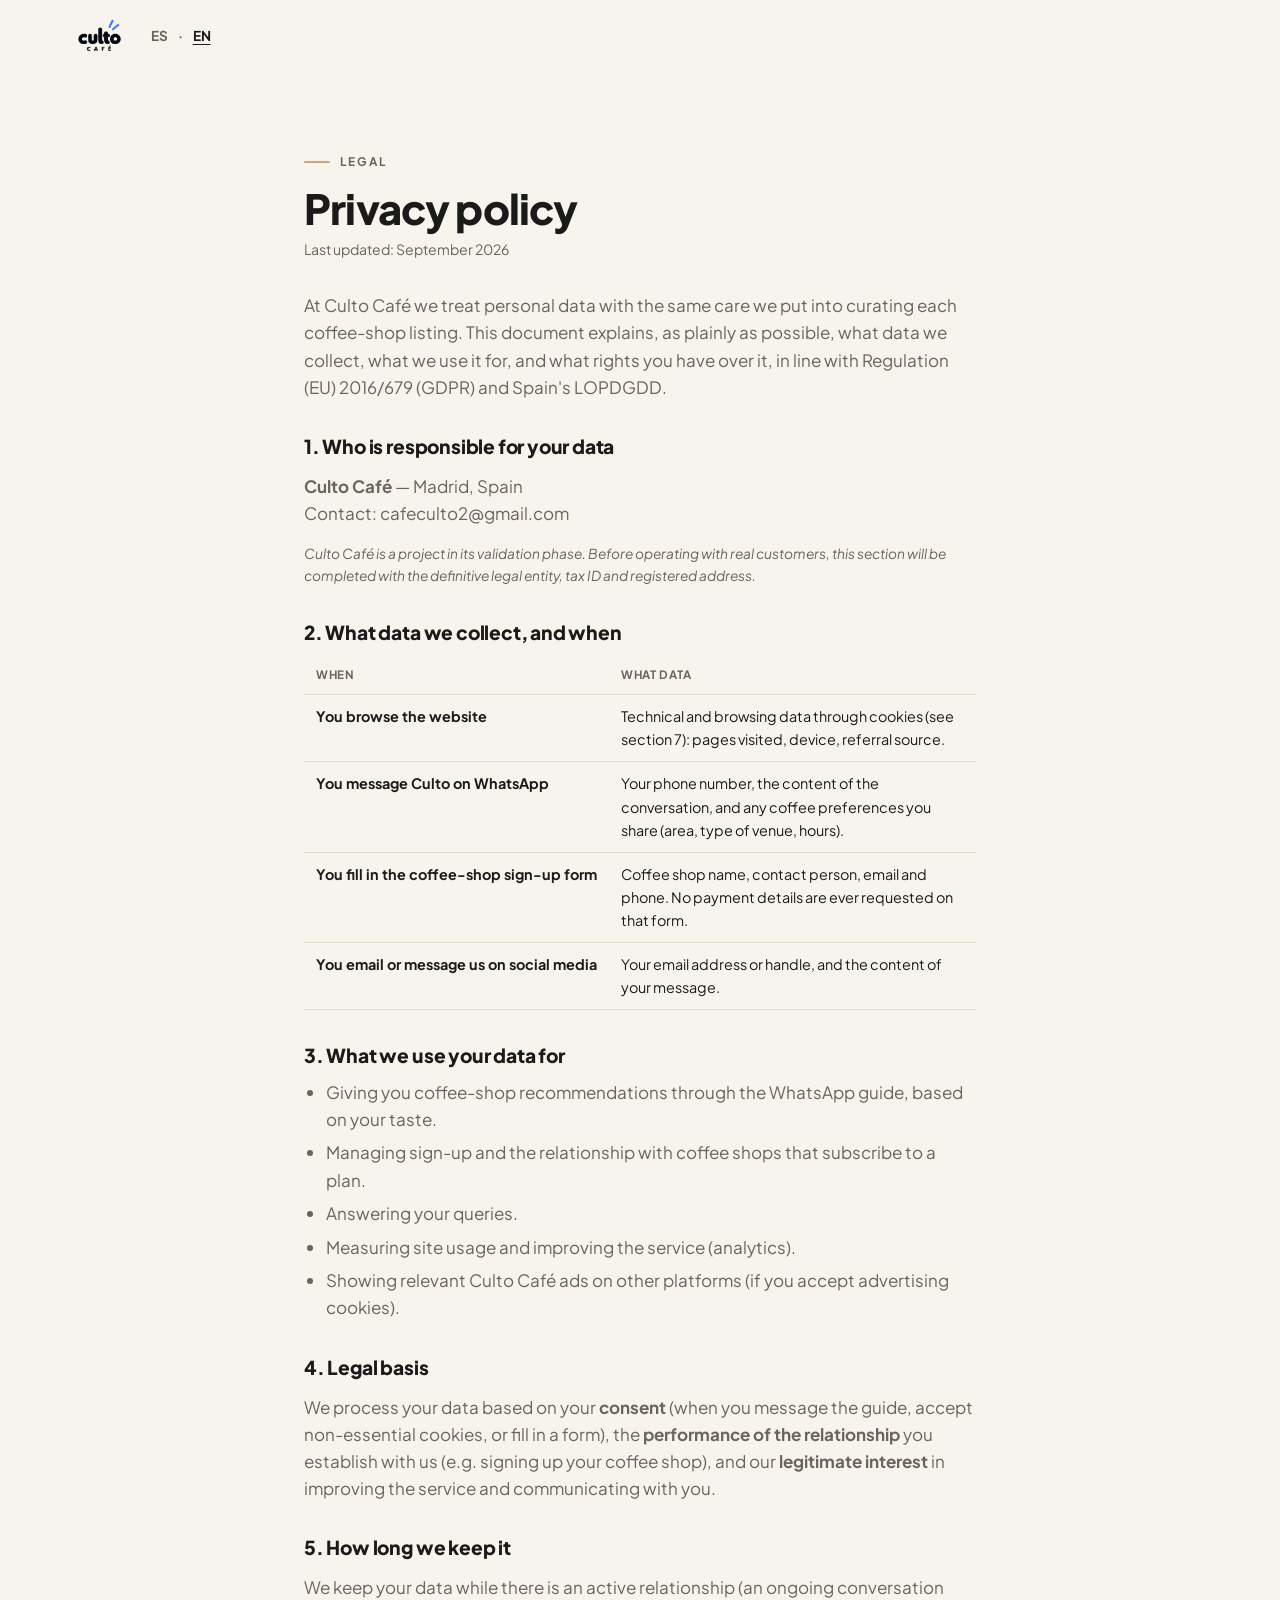
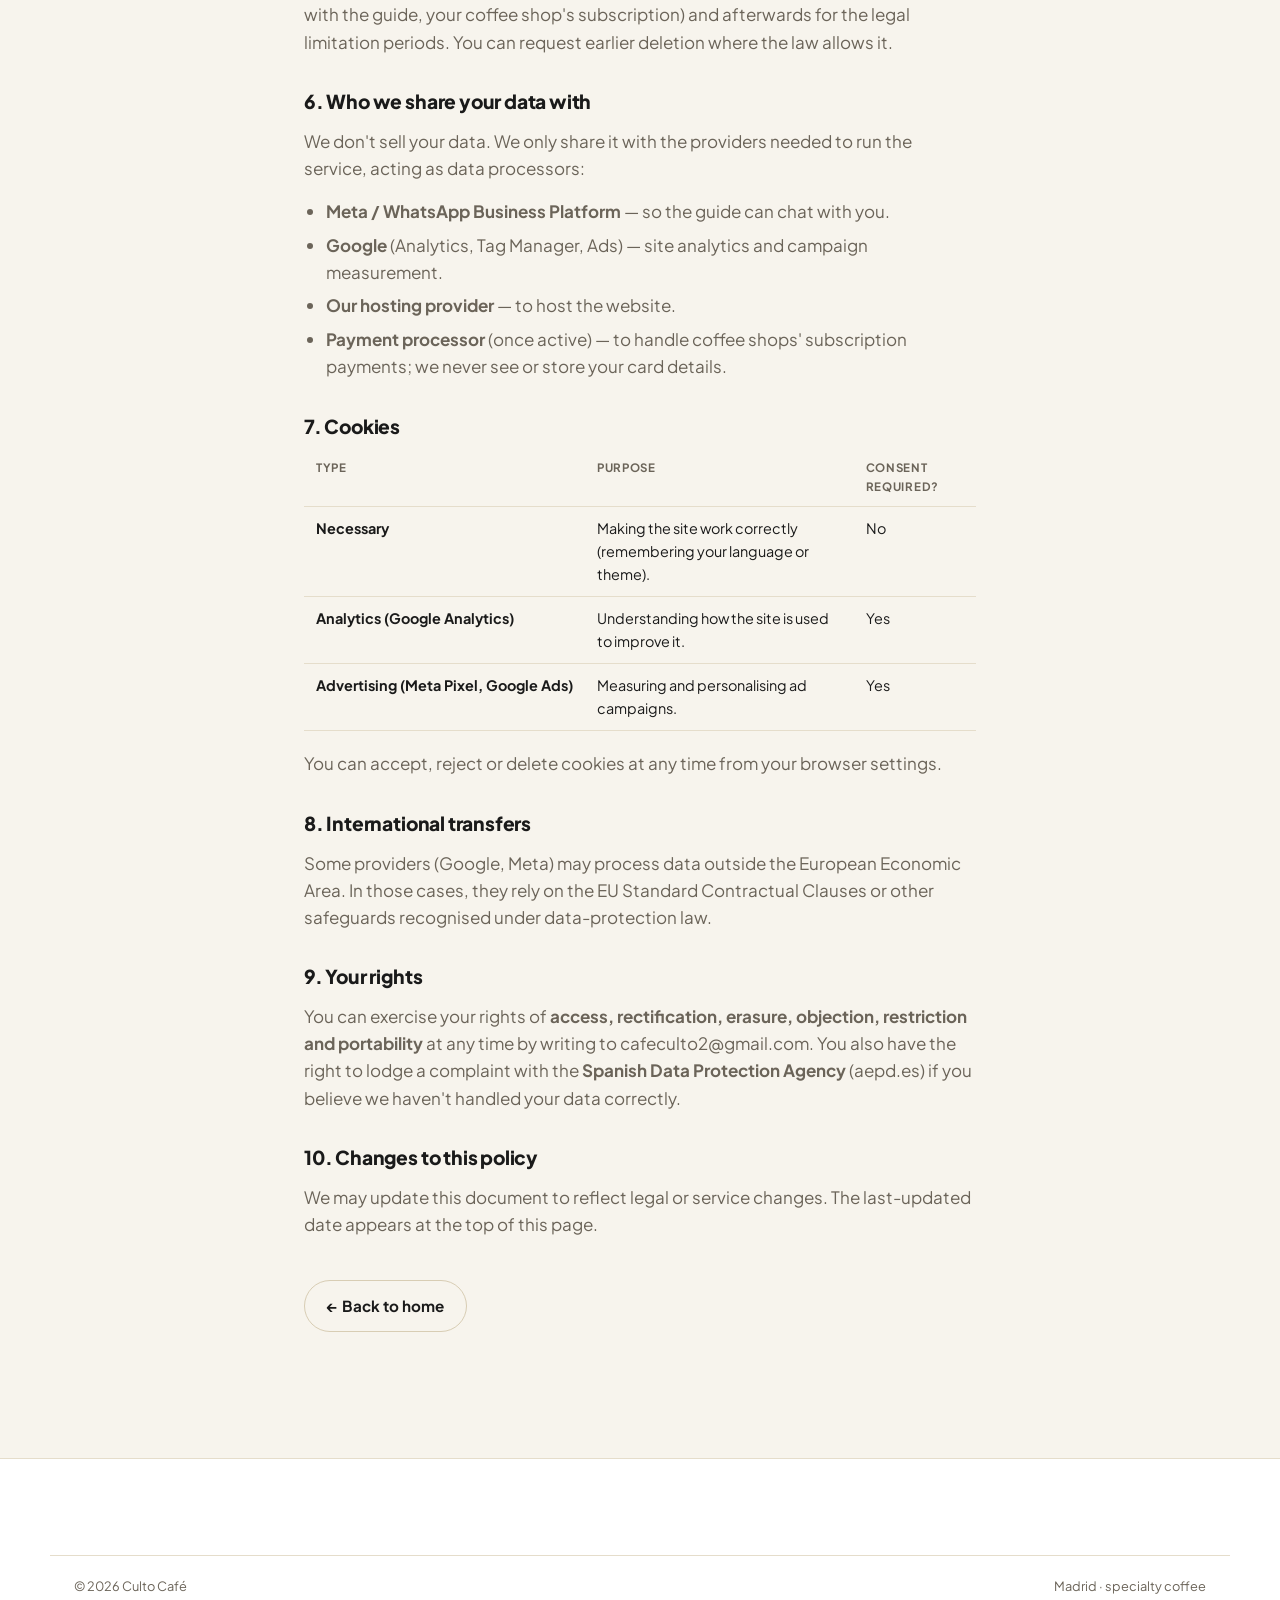
<file: en/privacy/index.html>
<!DOCTYPE html>
<html lang="en">
<head>
<meta charset="UTF-8">
<meta name="viewport" content="width=device-width, initial-scale=1">
<title>Privacy policy · Culto Café</title>
<meta name="description" content="How Culto Café handles personal data from people using the website and the WhatsApp guide, and from coffee shops signing up.">
<meta name="robots" content="noindex">
<link rel="canonical" href="https://cultocafe.madrid/en/privacy/">
<link rel="preconnect" href="https://fonts.googleapis.com">
<link rel="preconnect" href="https://fonts.gstatic.com" crossorigin>
<link rel="stylesheet" href="https://fonts.googleapis.com/css2?family=Plus+Jakarta+Sans:ital,wght@0,400;0,500;0,600;0,700;0,800&display=swap">
<link rel="stylesheet" href="../../assets/css/style.css">
</head>
<body>

<header class="site-header" id="header">
  <div class="wrap header-inner">
    <a class="logo" href="/en/" aria-label="Culto Café — home"><img src="../../assets/img/logo.png" alt="Culto Café"></a>
    <div class="lang" role="group" aria-label="Language">
      <a href="/privacidad/" hreflang="es">ES</a>
      <span aria-hidden="true">·</span>
      <a href="/en/privacy/" aria-current="page" class="lang-on">EN</a>
    </div>
  </div>
</header>

<main>
  <section class="section legal">
    <div class="wrap legal-wrap">
      <p class="eyebrow">Legal</p>
      <h1 class="balance">Privacy policy</h1>
      <p class="legal-fecha">Last updated: September 2026</p>

      <p>At Culto Café we treat personal data with the same care we put into curating each coffee-shop listing. This document explains, as plainly as possible, what data we collect, what we use it for, and what rights you have over it, in line with Regulation (EU) 2016/679 (GDPR) and Spain's LOPDGDD.</p>

      <h2>1. Who is responsible for your data</h2>
      <p><strong>Culto Café</strong> — Madrid, Spain<br>
      Contact: <a href="mailto:cafeculto2@gmail.com">cafeculto2@gmail.com</a></p>
      <p class="legal-nota">Culto Café is a project in its validation phase. Before operating with real customers, this section will be completed with the definitive legal entity, tax ID and registered address.</p>

      <h2>2. What data we collect, and when</h2>
      <table class="legal-tabla">
        <thead><tr><th>When</th><th>What data</th></tr></thead>
        <tbody>
          <tr><td>You browse the website</td><td>Technical and browsing data through cookies (see section 7): pages visited, device, referral source.</td></tr>
          <tr><td>You message Culto on WhatsApp</td><td>Your phone number, the content of the conversation, and any coffee preferences you share (area, type of venue, hours).</td></tr>
          <tr><td>You fill in the coffee-shop sign-up form</td><td>Coffee shop name, contact person, email and phone. No payment details are ever requested on that form.</td></tr>
          <tr><td>You email or message us on social media</td><td>Your email address or handle, and the content of your message.</td></tr>
        </tbody>
      </table>

      <h2>3. What we use your data for</h2>
      <ul>
        <li>Giving you coffee-shop recommendations through the WhatsApp guide, based on your taste.</li>
        <li>Managing sign-up and the relationship with coffee shops that subscribe to a plan.</li>
        <li>Answering your queries.</li>
        <li>Measuring site usage and improving the service (analytics).</li>
        <li>Showing relevant Culto Café ads on other platforms (if you accept advertising cookies).</li>
      </ul>

      <h2>4. Legal basis</h2>
      <p>We process your data based on your <strong>consent</strong> (when you message the guide, accept non-essential cookies, or fill in a form), the <strong>performance of the relationship</strong> you establish with us (e.g. signing up your coffee shop), and our <strong>legitimate interest</strong> in improving the service and communicating with you.</p>

      <h2>5. How long we keep it</h2>
      <p>We keep your data while there is an active relationship (an ongoing conversation with the guide, your coffee shop's subscription) and afterwards for the legal limitation periods. You can request earlier deletion where the law allows it.</p>

      <h2>6. Who we share your data with</h2>
      <p>We don't sell your data. We only share it with the providers needed to run the service, acting as data processors:</p>
      <ul>
        <li><strong>Meta / WhatsApp Business Platform</strong> — so the guide can chat with you.</li>
        <li><strong>Google</strong> (Analytics, Tag Manager, Ads) — site analytics and campaign measurement.</li>
        <li><strong>Our hosting provider</strong> — to host the website.</li>
        <li><strong>Payment processor</strong> (once active) — to handle coffee shops' subscription payments; we never see or store your card details.</li>
      </ul>

      <h2 id="cookies-section">7. Cookies</h2>
      <table class="legal-tabla">
        <thead><tr><th>Type</th><th>Purpose</th><th>Consent required?</th></tr></thead>
        <tbody>
          <tr><td>Necessary</td><td>Making the site work correctly (remembering your language or theme).</td><td>No</td></tr>
          <tr><td>Analytics (Google Analytics)</td><td>Understanding how the site is used to improve it.</td><td>Yes</td></tr>
          <tr><td>Advertising (Meta Pixel, Google Ads)</td><td>Measuring and personalising ad campaigns.</td><td>Yes</td></tr>
        </tbody>
      </table>
      <p>You can accept, reject or delete cookies at any time from your browser settings.</p>

      <h2>8. International transfers</h2>
      <p>Some providers (Google, Meta) may process data outside the European Economic Area. In those cases, they rely on the EU Standard Contractual Clauses or other safeguards recognised under data-protection law.</p>

      <h2>9. Your rights</h2>
      <p>You can exercise your rights of <strong>access, rectification, erasure, objection, restriction and portability</strong> at any time by writing to <a href="mailto:cafeculto2@gmail.com">cafeculto2@gmail.com</a>. You also have the right to lodge a complaint with the <strong>Spanish Data Protection Agency</strong> (aepd.es) if you believe we haven't handled your data correctly.</p>

      <h2>10. Changes to this policy</h2>
      <p>We may update this document to reflect legal or service changes. The last-updated date appears at the top of this page.</p>

      <p class="legal-cierre"><a class="btn btn-ghost" href="/en/">← Back to home</a></p>
    </div>
  </section>
</main>

<footer class="site-footer">
  <div class="wrap footer-base"><p>© 2026 Culto Café</p><p>Madrid · specialty coffee</p></div>
</footer>

<script>
(function(){
  var header = document.getElementById("header");
  var on = function(){ header.classList.toggle("scrolled", window.scrollY > 8); };
  on(); window.addEventListener("scroll", on, { passive:true });
})();
</script>
</body>
</html>
</file>
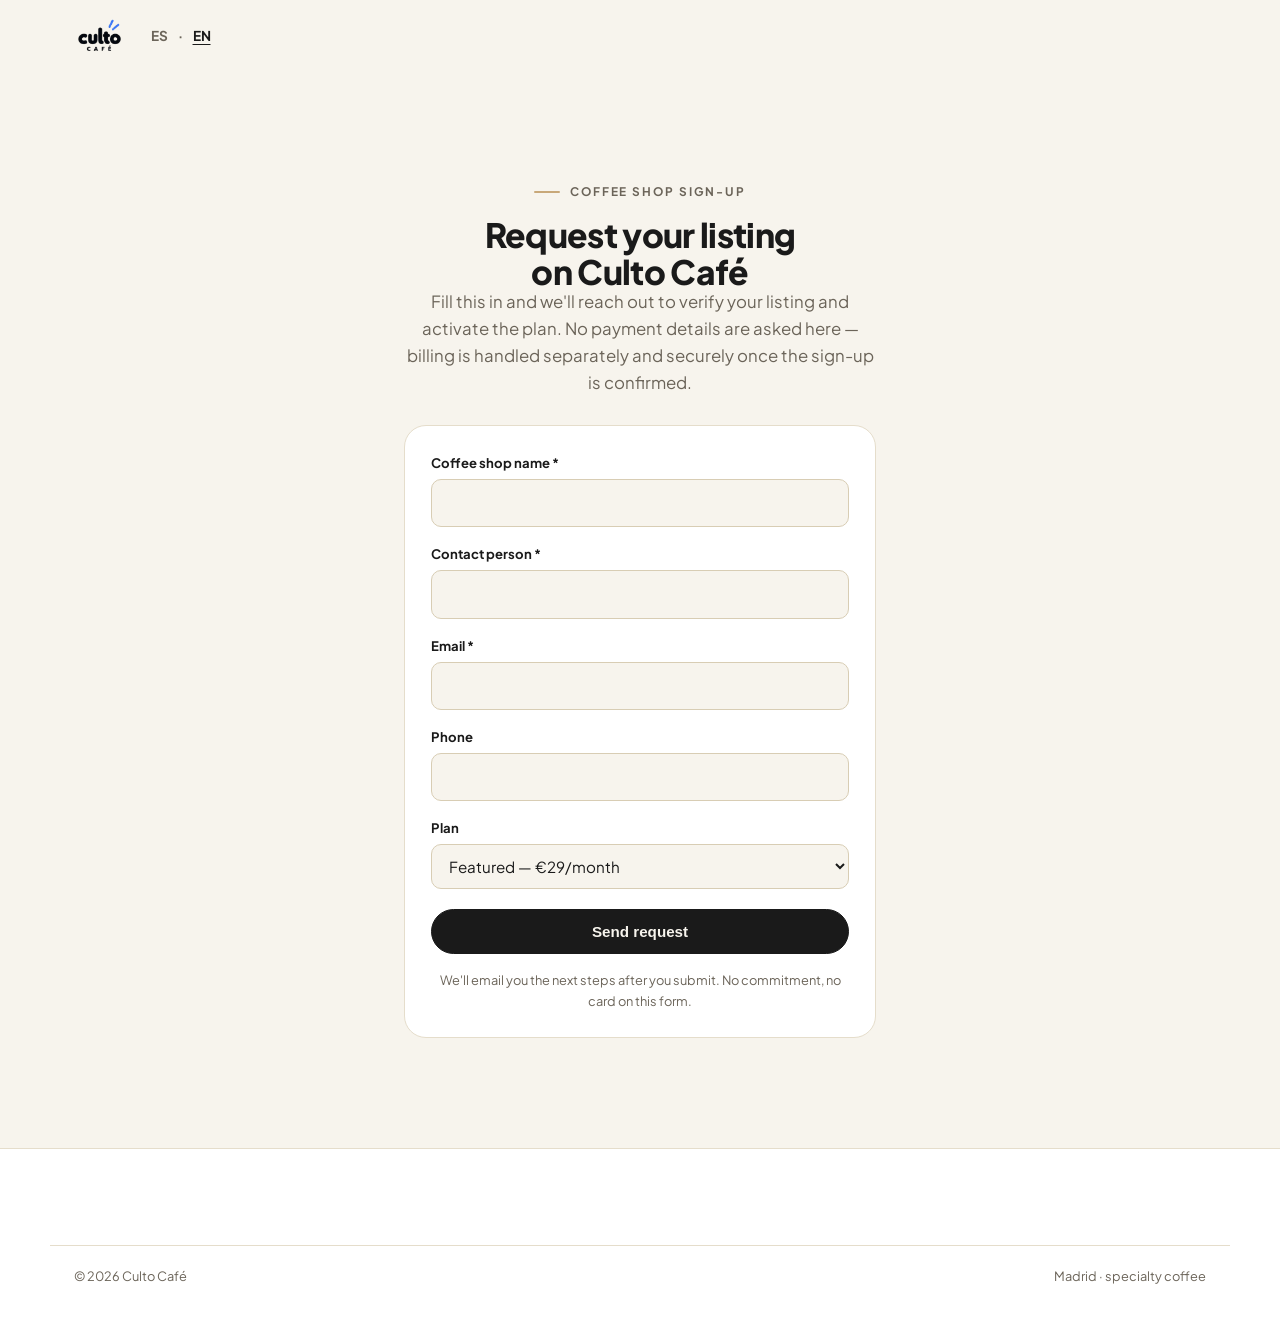
<file: en/subscribe/index.html>
<!DOCTYPE html>
<html lang="en">
<head>
<meta charset="UTF-8">
<meta name="viewport" content="width=device-width, initial-scale=1">
<title>Subscription request · Culto Café</title>
<meta name="description" content="Request your coffee shop's listing on Culto Café.">
<meta name="robots" content="noindex">
<link rel="canonical" href="https://cultocafe.madrid/en/subscribe/">
<link rel="preconnect" href="https://fonts.googleapis.com">
<link rel="preconnect" href="https://fonts.gstatic.com" crossorigin>
<link rel="stylesheet" href="https://fonts.googleapis.com/css2?family=Plus+Jakarta+Sans:ital,wght@0,400;0,500;0,600;0,700;0,800&display=swap">
<link rel="stylesheet" href="../../assets/css/style.css">
</head>
<body>

<header class="site-header" id="header">
  <div class="wrap header-inner">
    <a class="logo" href="/en/" aria-label="Culto Café — home"><img src="../../assets/img/logo.png" alt="Culto Café"></a>
    <div class="lang" role="group" aria-label="Language">
      <a href="/suscribir/" hreflang="es">ES</a>
      <span aria-hidden="true">·</span>
      <a href="/en/subscribe/" aria-current="page" class="lang-on">EN</a>
    </div>
  </div>
</header>

<main>
  <section class="section gracias-hero">
    <div class="wrap form-wrap">
      <p class="eyebrow">Coffee shop sign-up</p>
      <h1 class="balance">Request your listing on Culto Café</h1>
      <p class="gracias-lead">Fill this in and we'll reach out to verify your listing and activate the plan. No payment details are asked here — billing is handled separately and securely once the sign-up is confirmed.</p>

      <form class="form-card" id="altaForm" novalidate>
        <div class="field">
          <label for="fNombre">Coffee shop name *</label>
          <input id="fNombre" name="nombre" type="text" required autocomplete="organization">
        </div>
        <div class="field">
          <label for="fContacto">Contact person *</label>
          <input id="fContacto" name="contacto" type="text" required autocomplete="name">
        </div>
        <div class="field">
          <label for="fEmail">Email *</label>
          <input id="fEmail" name="email" type="email" required autocomplete="email">
        </div>
        <div class="field">
          <label for="fTelefono">Phone</label>
          <input id="fTelefono" name="telefono" type="tel" autocomplete="tel">
        </div>
        <div class="field">
          <label for="fPlan">Plan</label>
          <select id="fPlan" name="plan">
            <option value="Free trial">Free trial — €0/30 days</option>
            <option value="Presence">Presence — €15/month</option>
            <option value="Featured" selected>Featured — €29/month</option>
            <option value="Partner">Partner — €49/month</option>
          </select>
        </div>
        <input type="text" name="website" tabindex="-1" autocomplete="off" aria-hidden="true" style="position:absolute;left:-9999px;opacity:0;height:0;width:0;">
        <button class="btn plan-cta" type="submit">Send request</button>
        <p id="formError" role="alert" style="display:none;color:#b3261e;margin-top:12px;font-size:.95rem;"></p>
        <p class="form-nota">We'll email you the next steps after you submit. No commitment, no card on this form.</p>
      </form>
    </div>
  </section>
</main>

<footer class="site-footer">
  <div class="wrap footer-base"><p>© 2026 Culto Café</p><p>Madrid · specialty coffee</p></div>
</footer>

<script>
(function(){
  var params = new URLSearchParams(location.search);
  var plan = params.get("plan");
  var sel = document.getElementById("fPlan");
  if (plan) { for (var i=0;i<sel.options.length;i++){ if (sel.options[i].value===plan){ sel.selectedIndex=i; } } }

  var SUPABASE_URL = "https://wrybrdorgjpctzepierb.supabase.co";
  var SUPABASE_KEY = "sb_publishable_cYdvNUZ_5pUkWsmxnmQyMA_4dxs1owY";

  document.getElementById("altaForm").addEventListener("submit", function(e){
    e.preventDefault();
    var f = e.target;
    if (!f.checkValidity()) { f.reportValidity(); return; }
    var q = new URLSearchParams({
      plan: f.plan.value,
      nombre: f.nombre.value
    });
    var dest = "../thank-you/index.html?" + q.toString();
    if (f.website.value) { location.href = dest; return; }

    var btn = f.querySelector('button[type="submit"]');
    var btnText = btn.textContent;
    var errBox = document.getElementById("formError");
    errBox.style.display = "none";
    btn.disabled = true;
    btn.textContent = "Sending...";

    var tel = f.telefono.value.trim();
    fetch(SUPABASE_URL + "/rest/v1/leads_cafeterias", {
      method: "POST",
      headers: {
        "apikey": SUPABASE_KEY,
        "Authorization": "Bearer " + SUPABASE_KEY,
        "Content-Type": "application/json",
        "Prefer": "return=minimal"
      },
      body: JSON.stringify({
        nombre: f.nombre.value.trim(),
        contacto: f.contacto.value.trim(),
        email: f.email.value.trim(),
        telefono: tel ? tel : null,
        plan: f.plan.value
      })
    }).then(function(r){
      if (r.ok) { location.href = dest; return; }
      throw new Error("http " + r.status);
    }).catch(function(){
      errBox.textContent = "We couldn't send your request. Please try again or message us on WhatsApp.";
      errBox.style.display = "block";
      btn.disabled = false;
      btn.textContent = btnText;
    });
  });

  var header = document.getElementById("header");
  var on = function(){ header.classList.toggle("scrolled", window.scrollY > 8); };
  on(); window.addEventListener("scroll", on, { passive:true });
})();
</script>
</body>
</html>
</file>
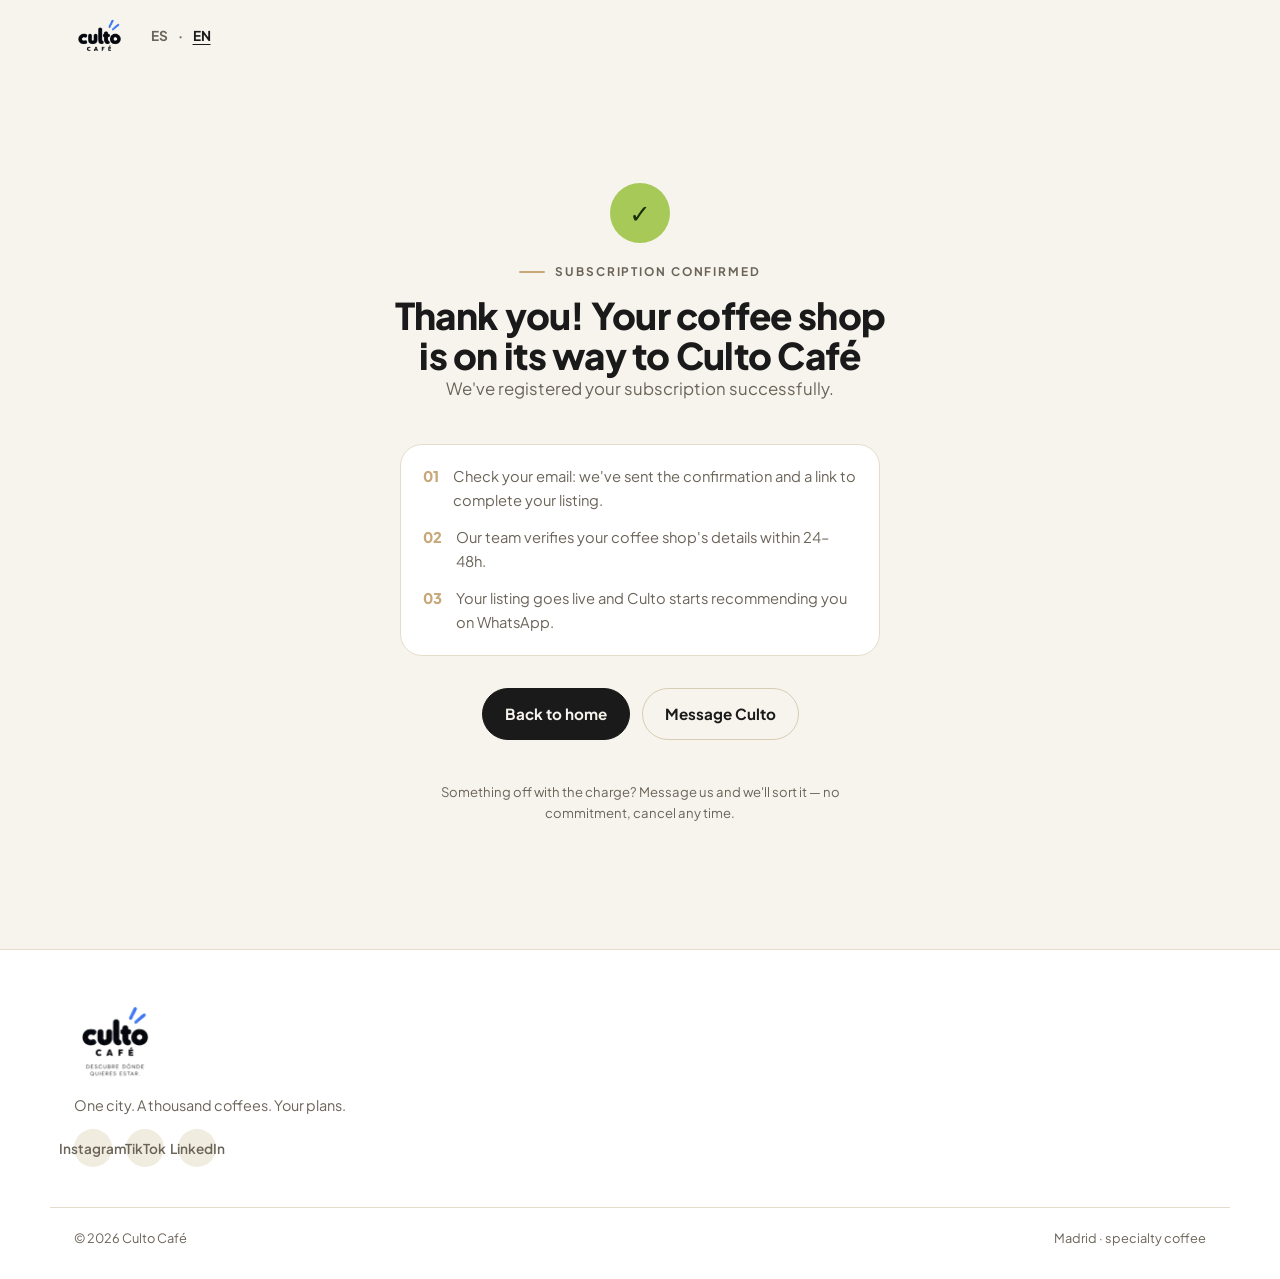
<file: en/thank-you/index.html>
<!DOCTYPE html>
<html lang="en">
<head>
<meta charset="UTF-8">
<meta name="viewport" content="width=device-width, initial-scale=1">
<title>Thank you · Culto Café</title>
<meta name="description" content="Your coffee-shop subscription with Culto Café was registered successfully.">
<meta name="robots" content="noindex">
<link rel="canonical" href="https://cultocafe.madrid/en/thank-you/">
<link rel="preconnect" href="https://fonts.googleapis.com">
<link rel="preconnect" href="https://fonts.gstatic.com" crossorigin>
<link rel="stylesheet" href="https://fonts.googleapis.com/css2?family=Plus+Jakarta+Sans:ital,wght@0,400;0,500;0,600;0,700;0,800&display=swap">
<link rel="stylesheet" href="../../assets/css/style.css">
</head>
<body>

<header class="site-header" id="header">
  <div class="wrap header-inner">
    <a class="logo" href="/en/" aria-label="Culto Café — home"><img src="../../assets/img/logo.png" alt="Culto Café"></a>
    <div class="lang" role="group" aria-label="Language">
      <a href="/gracias/" hreflang="es">ES</a>
      <span aria-hidden="true">·</span>
      <a href="/en/thank-you/" aria-current="page" class="lang-on">EN</a>
    </div>
  </div>
</header>

<main>
  <section class="section gracias-hero">
    <div class="wrap gracias-card">
      <span class="gracias-check" aria-hidden="true">✓</span>
      <p class="eyebrow">Subscription confirmed</p>
      <h1 class="balance">Thank you! Your coffee shop is on its way to Culto Café</h1>
      <p class="gracias-lead" id="gPlanTxt">We've registered your subscription successfully.</p>

      <div class="gracias-pasos">
        <div><span>01</span>Check your email: we've sent the confirmation and a link to complete your listing.</div>
        <div><span>02</span>Our team verifies your coffee shop's details within 24–48h.</div>
        <div><span>03</span>Your listing goes live and Culto starts recommending you on WhatsApp.</div>
      </div>

      <div class="hero-actions">
        <a class="btn" href="/en/">Back to home</a>
        <a class="btn btn-ghost" href="/en/#culto">Message Culto</a>
      </div>
      <p class="gracias-nota">Something off with the charge? Message us and we'll sort it — no commitment, cancel any time.</p>
    </div>
  </section>
</main>

<footer class="site-footer">
  <div class="wrap footer-grid">
    <div class="footer-brand">
      <img src="../../assets/img/logo-slogan.png" alt="Culto Café — Descubre dónde quieres estar" class="footer-logo">
      <p>One city. A thousand coffees. Your plans.</p>
      <div class="social">
        <a href="https://www.instagram.com/cultocafe.madrid" target="_blank" rel="noopener">Instagram</a>
        <a href="https://www.tiktok.com/@culto.caf" target="_blank" rel="noopener">TikTok</a>
        <a href="https://www.linkedin.com/company/146502917" target="_blank" rel="noopener">LinkedIn</a>
      </div>
    </div>
  </div>
  <div class="wrap footer-base"><p>© 2026 Culto Café</p><p>Madrid · specialty coffee</p></div>
</footer>

<script>
(function(){
  var qs = new URLSearchParams(location.search);
  var p = qs.get("plan"), n = qs.get("nombre");
  if (p) {
    var txt = n
      ? "We've registered " + n + "'s request for the “" + p + "” plan."
      : "We've registered your subscription to the “" + p + "” plan.";
    document.getElementById("gPlanTxt").textContent = txt;
  }
  var header = document.getElementById("header");
  var on = function(){ header.classList.toggle("scrolled", window.scrollY > 8); };
  on(); window.addEventListener("scroll", on, { passive:true });
})();
</script>
</body>
</html>
</file>
<file: assets/css/style.css>
/* ============================================================
   CULTO CAFÉ — hoja de estilo
   Base editorial cálida + acentos de marca. Plus Jakarta Sans.
   ============================================================ */
:root{
  --azul:#3B82F6; --matcha:#A7C957; --lila:#BB7CF6; --tostado:#C8A879;
  --crema:#F7F4ED; --papel:#FFFFFF; --crema-2:#F1ECE0; --carbon:#1A1A1A;
  --tinta:#1A1A1A; --tinta-suave:#6B6459; --linea:#E5DDCB; --linea-fuerte:#D8CDB4;
  --bg:var(--crema); --accent:var(--azul); --focus:#1d4ed8;
  --radio:14px; --radio-lg:22px;
  --sombra:0 2px 6px rgba(26,20,10,.05), 0 24px 48px -28px rgba(26,20,10,.28);
  --maxw:1180px; color-scheme:light;
}
@media (prefers-color-scheme:dark){:root:not([data-theme="light"]){
  --azul:#6AA0FF; --matcha:#B6D96A; --lila:#C79BF8; --tostado:#D8BC96;
  --crema:#17150F; --papel:#211E17; --crema-2:#1D1A13; --carbon:#F4EFE3;
  --tinta:#F4EFE3; --tinta-suave:#A79E8C; --linea:#332E22; --linea-fuerte:#403923;
  --focus:#9dc0ff; --sombra:0 2px 6px rgba(0,0,0,.4),0 24px 48px -24px rgba(0,0,0,.7);
  color-scheme:dark;
}}
:root[data-theme="dark"]{
  --azul:#6AA0FF; --matcha:#B6D96A; --lila:#C79BF8; --tostado:#D8BC96;
  --crema:#17150F; --papel:#211E17; --crema-2:#1D1A13; --carbon:#F4EFE3;
  --tinta:#F4EFE3; --tinta-suave:#A79E8C; --linea:#332E22; --linea-fuerte:#403923;
  --focus:#9dc0ff; --sombra:0 2px 6px rgba(0,0,0,.4),0 24px 48px -24px rgba(0,0,0,.7);
  color-scheme:dark;
}
*{box-sizing:border-box}
html{scroll-behavior:smooth}
body{margin:0;background:var(--bg);color:var(--tinta);font-family:"Plus Jakarta Sans",system-ui,-apple-system,"Segoe UI",sans-serif;font-size:17px;line-height:1.6;-webkit-font-smoothing:antialiased}
img{max-width:100%;display:block}
a{color:inherit;text-decoration:none}
[hidden]{display:none!important}
.wrap{max-width:var(--maxw);margin:0 auto;padding:0 24px}
.eyebrow{font-size:.74rem;font-weight:700;letter-spacing:.16em;text-transform:uppercase;color:var(--tinta-suave);margin:0 0 .9rem;display:flex;align-items:center;gap:10px}
.eyebrow::before{content:"";width:26px;height:2px;background:var(--tostado);border-radius:2px;flex:none}
h1,h2,h3{margin:0;letter-spacing:-.02em;line-height:1.08;font-weight:800}
h2{font-size:clamp(1.9rem,4.2vw,2.9rem)}
h3{font-size:1.18rem;letter-spacing:-.01em}
.balance{text-wrap:balance;max-width:24ch}
p{margin:0 0 1rem}
.section{padding:clamp(56px,9vw,110px) 0}
.section h2 + p,.section h2 + .cafeterias-lead{margin-top:1rem;max-width:56ch;color:var(--tinta-suave)}
.btn{--b:var(--carbon);-webkit-tap-highlight-color:transparent;display:inline-flex;align-items:center;gap:8px;font-weight:700;font-size:.95rem;padding:13px 22px;border-radius:999px;background:var(--b);color:var(--crema);border:1.5px solid var(--b);cursor:pointer;transition:transform .14s ease,opacity .14s;white-space:nowrap}
.btn:hover{transform:translateY(-2px)}
.btn:active{transform:translateY(0);opacity:.9}
.btn:visited{color:var(--crema)}
.btn-ghost{background:transparent;color:var(--tinta);border-color:var(--linea-fuerte)}
.btn-ghost:hover{border-color:var(--carbon)}
.btn-ghost:visited{color:var(--tinta)}
.btn-sm{padding:9px 16px;font-size:.85rem}
.btn-wa{--b:#25D366;color:#04371b;border-color:#25D366}
.btn-wa:visited{color:#04371b}
a,button{-webkit-tap-highlight-color:transparent}
:focus-visible{outline:3px solid var(--focus);outline-offset:3px;border-radius:4px}
@media (prefers-reduced-motion:reduce){html{scroll-behavior:auto}*{transition-duration:.01ms!important;animation:none!important}}

/* HEADER */
.site-header{position:sticky;top:0;z-index:1000;background:color-mix(in srgb,var(--crema) 82%,transparent);backdrop-filter:blur(10px);border-bottom:1px solid transparent;transition:border-color .2s,background .2s}
.site-header.scrolled{border-color:var(--linea);background:color-mix(in srgb,var(--crema) 94%,transparent)}
.header-inner{display:flex;align-items:center;gap:22px;height:72px}
.logo{display:inline-flex;align-items:center;flex:none}
.logo img{height:34px;width:auto}
@media (prefers-color-scheme:dark){:root:not([data-theme="light"]) .logo img{filter:invert(1) hue-rotate(180deg) brightness(1.15)}}
:root[data-theme="dark"] .logo img{filter:invert(1) hue-rotate(180deg) brightness(1.15)}
.nav{display:flex;gap:20px;margin-left:auto;font-weight:600;font-size:.92rem}
.nav a{color:var(--tinta-suave)}
.nav a:hover{color:var(--tinta)}
.lang{display:flex;align-items:center;gap:6px;font-size:.85rem;font-weight:700;color:var(--tinta-suave)}
.lang a{padding:2px 4px}
.lang a.lang-on{color:var(--tinta);text-decoration:underline;text-underline-offset:3px}
.lang a:hover{color:var(--tinta)}
.header-inner .btn-sm{flex:none}
.nav-toggle{display:none;flex-direction:column;gap:5px;background:none;border:none;padding:8px;cursor:pointer;margin-left:auto}
.nav-toggle span{width:24px;height:2px;background:var(--tinta);border-radius:2px}

/* HERO */
.hero{padding-bottom:clamp(40px,7vw,80px)}
.hero-media{width:100%;border-bottom:1px solid var(--linea);background:var(--crema-2)}
.hero-media img{width:100%;height:auto;max-height:70vh;object-fit:cover}
.hero-copy{padding-top:clamp(34px,5vw,52px);max-width:780px}
.hero h1{font-size:clamp(2.1rem,5.4vw,3.4rem);text-wrap:balance;margin-bottom:1.1rem}
.hero-lead{font-size:clamp(1.02rem,1.7vw,1.22rem);color:var(--tinta-suave);max-width:60ch;margin-bottom:1.7rem}
.hero-actions{display:flex;flex-wrap:wrap;gap:12px;margin-bottom:1.2rem}
.hero-note{font-size:.86rem;color:var(--tinta-suave);margin:0}
.hero-note strong{color:var(--tinta)}

/* HISTORIA (vídeo) */
.personajes{background:var(--papel);border-block:1px solid var(--linea)}
.personajes > .wrap > p{max-width:52ch;color:var(--tinta-suave)}
.reel{margin:clamp(30px,5vw,48px) auto 0;max-width:960px}
.reel video{width:100%;aspect-ratio:16/9;display:block;border-radius:var(--radio-lg);overflow:hidden;background:#14110c;box-shadow:var(--sombra)}

/* CÓMO FUNCIONA */
.como-grid{display:grid;grid-template-columns:.85fr 1.15fr;gap:clamp(36px,6vw,80px);align-items:start}
.como-intro .btn{margin-top:1.4rem}
.pasos{list-style:none;margin:0;padding:0}
.pasos li{display:grid;grid-template-columns:auto 1fr;column-gap:20px;row-gap:.45rem;align-items:baseline;padding:24px 0;border-top:1px solid var(--linea)}
.pasos li:last-child{border-bottom:1px solid var(--linea)}
.paso-num{grid-row:1;grid-column:1;font-size:1.4rem;font-weight:800;color:var(--tostado);font-variant-numeric:tabular-nums}
.pasos h3{grid-row:1;grid-column:2}
.pasos p{grid-column:2;margin:0;color:var(--tinta-suave);font-size:.98rem}

/* CAFETERÍAS */
.cafeterias{background:var(--papel);border-block:1px solid var(--linea)}
.cafe-map{height:380px;border-radius:var(--radio-lg);overflow:hidden;border:1px solid var(--linea);margin:clamp(24px,4vw,40px) 0 14px;background:var(--crema-2);z-index:0}
.leaflet-container{font:inherit;background:var(--crema-2)}
.pin span{display:block;width:20px;height:20px;border-radius:50% 50% 50% 0;transform:rotate(-45deg);background:var(--pc,var(--azul));border:2.5px solid #fff;box-shadow:0 2px 5px rgba(0,0,0,.35)}
.pin.pin-user span{border-radius:50%;transform:none;background:var(--carbon);box-shadow:0 0 0 4px rgba(26,26,26,.18)}
.pin.pin-near span{width:26px;height:26px;outline:3px solid var(--tostado);outline-offset:2px}
.geo-row{display:flex;align-items:center;gap:12px;flex-wrap:wrap;margin:0 0 6px}
.geo-note{font-size:.86rem;color:var(--tinta-suave)}

.filtros{display:flex;flex-direction:column;gap:12px;margin:18px 0 6px;padding-bottom:20px;border-bottom:1px solid var(--linea)}
.filtro-grupo{display:flex;flex-wrap:wrap;gap:8px;align-items:center}
.fg-label{font-size:.68rem;font-weight:700;letter-spacing:.13em;text-transform:uppercase;color:var(--tinta-suave);margin-right:4px;min-width:52px}
.fchip{font:inherit;font-size:.85rem;font-weight:600;padding:7px 14px;border-radius:999px;cursor:pointer;background:var(--crema);color:var(--tinta);border:1.5px solid var(--linea-fuerte);transition:transform .12s,background .15s,border-color .15s,color .15s}
.fchip:hover{transform:translateY(-1px)}
.fchip[aria-pressed="true"]{background:var(--carbon);color:var(--crema);border-color:var(--carbon)}
.fchip-flag[aria-pressed="true"]{background:var(--azul);border-color:var(--azul);color:#fff}
.filtro-count{margin:4px 0 0;font-size:.88rem;font-weight:600;color:var(--tinta-suave);font-variant-numeric:tabular-nums}

.cafe-grid{display:grid;grid-template-columns:repeat(auto-fill,minmax(288px,1fr));gap:24px;margin-top:30px}
.cafe-card{display:flex;flex-direction:column;background:var(--crema);border:1px solid var(--linea);border-radius:var(--radio-lg);overflow:hidden;transition:transform .16s ease,box-shadow .2s ease,border-color .2s}
.cafe-card:hover{transform:translateY(-4px);box-shadow:var(--sombra);border-color:var(--linea-fuerte)}
.cafe-card.is-near{border-color:var(--tostado);box-shadow:0 0 0 2px color-mix(in srgb,var(--tostado) 45%,transparent)}
.cafe-card.flash{animation:flash 1.1s ease}
@keyframes flash{0%,100%{box-shadow:none}30%{box-shadow:0 0 0 4px color-mix(in srgb,var(--azul) 50%,transparent)}}
.cafe-open{all:unset;display:flex;flex-direction:column;cursor:pointer;flex:1}
.cafe-open:focus-visible{outline:3px solid var(--focus);outline-offset:-3px}
.cafe-thumb{position:relative;aspect-ratio:4/3;overflow:hidden;background:var(--crema-2)}
.cafe-foto{position:absolute;inset:0;width:100%;height:100%;object-fit:cover;transition:transform .4s ease}
.cafe-card:hover .cafe-foto{transform:scale(1.04)}
.cafe-thumb::after{content:"";position:absolute;inset:0;mix-blend-mode:multiply;opacity:.14}
.cafe-card[data-zona="malasana"] .cafe-thumb::after{background:linear-gradient(200deg,transparent 55%,var(--azul))}
.cafe-card[data-zona="letras"] .cafe-thumb::after{background:linear-gradient(200deg,transparent 55%,var(--lila))}
.cafe-card[data-zona="lavapies"] .cafe-thumb::after{background:linear-gradient(200deg,transparent 55%,var(--matcha))}
.cafe-zona{position:absolute;left:12px;top:12px;font-size:.66rem;font-weight:700;letter-spacing:.07em;text-transform:uppercase;background:var(--papel);color:var(--tinta);padding:5px 10px;border-radius:999px}
.cafe-neartag{position:absolute;right:12px;top:12px;font-size:.66rem;font-weight:700;letter-spacing:.05em;text-transform:uppercase;background:var(--tostado);color:#2a1c05;padding:5px 10px;border-radius:999px}
.cafe-info{padding:15px 17px 16px;display:flex;flex-direction:column;gap:8px;flex:1}
.cafe-nombre{font-size:1.12rem;font-weight:700;letter-spacing:-.01em;line-height:1.2}
.cafe-meta{display:flex;align-items:center;flex-wrap:wrap;gap:5px 8px;font-size:.84rem;color:var(--tinta-suave);font-weight:500}
.cafe-meta > span{white-space:nowrap}
.cafe-meta .precio{color:var(--tinta);font-weight:700}
.cafe-meta .cafe-dist{color:var(--tinta);font-weight:700}
.cafe-meta .punto{width:3px;height:3px;border-radius:50%;background:var(--linea-fuerte)}
.cafe-chips{display:flex;flex-wrap:wrap;gap:6px}
.cafe-chip{font-size:.71rem;font-weight:600;padding:3px 9px;border-radius:999px;background:var(--papel);border:1px solid var(--linea);color:var(--tinta-suave)}
.cafe-blurb{font-size:.87rem;color:var(--tinta-suave);margin:2px 0 0;line-height:1.45}
.cafe-go{display:block;text-align:center;padding:11px;font-size:.85rem;font-weight:700;color:var(--tinta);border-top:1px solid var(--linea);background:var(--papel)}
.cafe-go:hover{background:var(--crema-2)}
.cafe-empty{grid-column:1/-1;text-align:center;padding:56px 20px;color:var(--tinta-suave)}
.cafe-empty strong{display:block;color:var(--tinta);font-size:1.1rem;margin-bottom:4px}
.cafeterias-nota{margin-top:22px;font-size:.8rem;color:var(--tinta-suave)}

.cafe-dialog{border:none;padding:0;border-radius:var(--radio-lg);width:min(560px,94vw);max-height:90vh;background:var(--papel);color:var(--tinta);box-shadow:0 40px 90px -20px rgba(0,0,0,.55)}
.cafe-dialog::backdrop{background:rgba(20,16,10,.55);backdrop-filter:blur(3px)}
.dlg-media{position:relative;aspect-ratio:16/9;overflow:hidden;background:var(--crema-2)}
.dlg-media img{width:100%;height:100%;object-fit:cover}
.dlg-close{position:absolute;right:12px;top:12px;z-index:2;width:36px;height:36px;border-radius:50%;border:none;background:var(--papel);color:var(--tinta);font-size:1rem;cursor:pointer;display:grid;place-items:center;box-shadow:0 4px 12px rgba(0,0,0,.2)}
.dlg-body{padding:22px 24px 26px;overflow-y:auto}
.dlg-body h2{font-size:1.5rem}
.dlg-sub{color:var(--tinta-suave);font-size:.9rem;margin:.3rem 0 1rem}
.dlg-row{display:flex;gap:12px;padding:11px 0;border-top:1px solid var(--linea);font-size:.92rem}
.dlg-row:first-of-type{border-top:none}
.dlg-row dt{flex:0 0 90px;color:var(--tinta-suave);font-weight:700;font-size:.78rem;text-transform:uppercase;letter-spacing:.05em;padding-top:2px}
.dlg-row dd{margin:0;flex:1}
.dlg-attrs{display:grid;grid-template-columns:repeat(2,1fr);gap:8px;margin:16px 0 6px}
.dlg-attr{background:var(--crema);border:1px solid var(--linea);border-radius:12px;padding:9px 12px;font-size:.85rem}
.dlg-attr b{display:block;font-size:.65rem;text-transform:uppercase;letter-spacing:.08em;color:var(--tinta-suave);margin-bottom:2px}
.dlg-actions{display:flex;gap:10px;flex-wrap:wrap;margin-top:18px}
.dlg-actions .btn{font-size:.85rem;padding:10px 16px}

/* CULTO */
.culto{background:var(--crema-2);border-block:1px solid var(--linea)}
.culto-grid{display:grid;grid-template-columns:1fr 1fr;gap:clamp(36px,6vw,72px);align-items:center}
.culto-visual{position:relative;background:linear-gradient(160deg,var(--azul),color-mix(in srgb,var(--lila) 70%,var(--azul)));border-radius:var(--radio-lg);padding:26px;padding-top:64px}
.culto-avatar{position:absolute;top:-34px;left:24px;width:92px;height:auto;filter:drop-shadow(0 12px 16px rgba(0,0,0,.32))}
.chat{display:flex;flex-direction:column;gap:12px}
.chat p{margin:0;max-width:88%;padding:12px 15px;border-radius:16px;font-size:.92rem;line-height:1.45}
.chat-in{align-self:flex-end;background:#DCF8C6;color:#1a1a1a;border-bottom-right-radius:4px}
.chat-out{align-self:flex-start;background:var(--papel);color:var(--tinta);border-bottom-left-radius:4px}
.culto-copy h2 + p{margin-top:1rem}
.culto-list{list-style:none;margin:1.2rem 0 1.6rem;padding:0;display:flex;flex-direction:column;gap:10px}
.culto-list li{padding-left:26px;position:relative;color:var(--tinta-suave);font-size:.96rem}
.culto-list li::before{content:"";position:absolute;left:0;top:.5em;width:12px;height:12px;border-radius:50%;background:var(--matcha)}

/* QUIÉNES SOMOS */
.nosotras-grid{display:grid;grid-template-columns:.9fr 1.1fr;gap:clamp(32px,6vw,72px);align-items:center}
.nosotras-media{border-radius:var(--radio-lg);overflow:hidden;border:1px solid var(--linea)}
.nosotras-media img{aspect-ratio:4/5;object-fit:cover;width:100%}
.nosotras-copy p{color:var(--tinta-suave)}
.nosotras-copy p:last-child{margin-bottom:0}

/* B2B */
.b2b{background:var(--carbon);color:var(--crema)}
.b2b .eyebrow{color:color-mix(in srgb,var(--crema) 65%,transparent)}
.b2b .eyebrow::before{background:var(--matcha)}
.b2b h2{color:var(--crema)}
.b2b > .wrap > p{color:color-mix(in srgb,var(--crema) 78%,transparent);margin:1rem 0 0;max-width:60ch}
.b2b > .wrap > .btn{--b:var(--crema);color:var(--carbon);flex:none}

.pionero-banner{
  display:block;max-width:680px;margin:0 0 clamp(28px,4vw,40px);padding:12px 18px;
  background:color-mix(in srgb,var(--matcha) 16%,transparent);border:1px solid color-mix(in srgb,var(--matcha) 55%,transparent);
  border-radius:16px;font-size:.86rem;color:var(--crema)!important;
}
.pionero-banner strong{color:var(--matcha)}
.planes{display:grid;grid-template-columns:repeat(2,minmax(240px,1fr));gap:22px;max-width:680px;margin:32px 0 16px}
.planes-4{max-width:1080px;grid-template-columns:repeat(4,minmax(200px,1fr))}
.plan{position:relative;background:var(--crema);color:var(--tinta);border-radius:var(--radio-lg);padding:34px 24px 26px;display:flex;flex-direction:column}
.plan-trial{background:var(--crema-2);border:1.5px dashed var(--linea-fuerte)}
.plan-destacada{outline:2px solid var(--matcha);box-shadow:0 0 0 6px color-mix(in srgb,var(--matcha) 18%,transparent)}
.plan-tag{position:absolute;top:-13px;left:24px;background:var(--matcha);color:#173107;font-size:.7rem;font-weight:700;letter-spacing:.06em;text-transform:uppercase;padding:4px 12px;border-radius:999px;white-space:nowrap}
.plan h3{font-size:1.1rem}
.plan-precio{font-size:2.1rem;font-weight:800;letter-spacing:-.02em;margin:.5rem 0 0}
.plan-precio span{font-size:.95rem;font-weight:600;color:var(--tinta-suave)}
.plan-anual{font-size:.78rem;color:var(--tinta-suave);margin:.3rem 0 1.1rem}
.plan ul{list-style:none;margin:0 0 1.4rem;padding:0;display:flex;flex-direction:column;gap:9px;flex:1}
.plan li{padding-left:22px;position:relative;font-size:.9rem;color:var(--tinta-suave)}
.plan li::before{content:"✓";position:absolute;left:0;top:0;color:var(--azul);font-weight:700}
.plan-cta{justify-content:center;width:100%}
.plan-nota{font-size:.8rem;color:color-mix(in srgb,var(--crema) 65%,transparent)!important;margin:0!important}
@media (max-width:820px){.planes-4{grid-template-columns:1fr 1fr}}
@media (max-width:560px){.planes{grid-template-columns:1fr}}

/* FOOTER */
.site-footer{background:var(--papel);border-top:1px solid var(--linea);padding:56px 0 30px}
.footer-grid{display:flex;flex-wrap:wrap;gap:36px 60px;align-items:flex-start}
.footer-logo{height:76px;width:auto}
@media (prefers-color-scheme:dark){:root:not([data-theme="light"]) .footer-logo{filter:invert(1) hue-rotate(180deg) brightness(1.1)}}
:root[data-theme="dark"] .footer-logo{filter:invert(1) hue-rotate(180deg) brightness(1.1)}
.footer-brand p{color:var(--tinta-suave);font-size:.9rem;margin:.7rem 0 .8rem}
.social{display:flex;gap:16px;font-size:.85rem;font-weight:600}
.social a{color:var(--tinta-suave)}
.social a:hover{color:var(--tinta)}
.footer-nav{display:flex;flex-direction:column;gap:10px;font-size:.92rem}
.footer-nav a{color:var(--tinta-suave)}
.footer-nav a:hover{color:var(--tinta)}
.footer-base{display:flex;justify-content:space-between;flex-wrap:wrap;gap:8px;margin-top:40px;padding-top:20px;border-top:1px solid var(--linea);font-size:.8rem;color:var(--tinta-suave)}
.footer-base p{margin:0}

/* LEGAL (privacidad / aviso legal) */
.legal{padding-top:clamp(48px,8vw,80px)}
.legal-wrap{max-width:720px}
.legal h1{font-size:clamp(1.9rem,4.4vw,2.6rem)}
.legal-fecha{color:var(--tinta-suave);font-size:.88rem;margin:.4rem 0 2rem}
.legal h2{font-size:1.2rem;margin:2.2rem 0 .8rem;letter-spacing:-.01em}
.legal p,.legal li{color:var(--tinta-suave)}
.legal ul{margin:0 0 1rem;padding-left:22px}
.legal li{margin-bottom:.4rem}
.legal-nota{font-size:.86rem;font-style:italic}
.legal-tabla{width:100%;border-collapse:collapse;margin:0 0 1.2rem;font-size:.9rem}
.legal-tabla th,.legal-tabla td{text-align:left;padding:10px 12px;border-bottom:1px solid var(--linea);vertical-align:top}
.legal-tabla th{font-size:.72rem;text-transform:uppercase;letter-spacing:.06em;color:var(--tinta-suave);font-weight:700}
.legal-tabla td:first-child{font-weight:700;color:var(--tinta);white-space:nowrap}
.legal-wrap{overflow-x:auto}
.legal-cierre{margin-top:2.6rem}

/* GRACIAS / THANK YOU */
.gracias-hero{padding-top:clamp(64px,10vw,110px)}
.gracias-card{max-width:640px;text-align:center;display:flex;flex-direction:column;align-items:center;margin:0 auto}
.gracias-card .eyebrow{justify-content:center}
.gracias-check{width:60px;height:60px;border-radius:50%;background:var(--matcha);color:#173107;font-size:1.6rem;font-weight:800;display:grid;place-items:center;margin-bottom:20px}
.gracias-card h1{font-size:clamp(1.7rem,4vw,2.3rem)}
.gracias-lead{color:var(--tinta-suave);font-size:1.05rem;max-width:48ch}
.gracias-pasos{display:flex;flex-direction:column;gap:14px;text-align:left;width:100%;max-width:480px;margin:1.6rem 0 2rem;padding:20px 22px;background:var(--papel);border:1px solid var(--linea);border-radius:var(--radio-lg)}
.gracias-pasos div{display:flex;gap:14px;font-size:.92rem;color:var(--tinta-suave)}
.gracias-pasos span{flex:none;font-weight:800;color:var(--tostado)}
.gracias-nota{margin-top:1.4rem;font-size:.82rem;color:var(--tinta-suave);max-width:46ch}

/* FORMULARIO DE ALTA */
.form-wrap{max-width:520px;margin:0 auto;text-align:center}
.form-wrap .eyebrow{justify-content:center}
.form-wrap h1{font-size:clamp(1.6rem,3.6vw,2.1rem)}
.form-card{
  text-align:left;margin-top:1.8rem;padding:26px;background:var(--papel);
  border:1px solid var(--linea);border-radius:var(--radio-lg);display:flex;flex-direction:column;gap:16px;
}
.field{display:flex;flex-direction:column;gap:6px}
.field label{font-size:.82rem;font-weight:700;color:var(--tinta)}
.field input,.field select{
  font:inherit;font-size:.95rem;padding:11px 13px;border-radius:10px;
  border:1.5px solid var(--linea-fuerte);background:var(--crema);color:var(--tinta);
}
.field input:focus-visible,.field select:focus-visible{outline:2.5px solid var(--focus);outline-offset:1px}
.form-card .btn{margin-top:4px}
.form-nota{margin:0;font-size:.8rem;color:var(--tinta-suave);text-align:center}

/* RESPONSIVE */
@media (max-width:1100px){
  .como-grid,.culto-grid,.nosotras-grid{grid-template-columns:1fr;gap:32px}
  .culto-visual{order:2}
  .nosotras-media{order:2;max-width:420px}
  .nav,.header-inner .btn-sm{display:none}
  .nav-toggle{display:flex;margin-left:0}
  .lang{margin-left:auto}
  .site-header.nav-open .nav{display:flex;flex-direction:column;position:absolute;top:72px;left:0;right:0;background:var(--crema);border-bottom:1px solid var(--linea);padding:18px 24px;gap:18px}
  .cafe-map{height:320px}
}
@media (max-width:560px){
  body{font-size:16px}
  .hero-media img{max-height:none;aspect-ratio:4/3}
  .hero-copy{padding:28px 16px}
  .hero-actions{flex-direction:column;gap:10px}
  .hero-actions .btn{width:100%;justify-content:center}
  .dlg-attrs{grid-template-columns:1fr}
  .b2b-inner .btn{width:100%;justify-content:center}
  .b2b-why{grid-template-columns:1fr !important}
  .fg-label{min-width:100%}
  .planes{grid-template-columns:1fr !important}
  .culto-grid,.nosotras-grid,.como-grid-new{grid-template-columns:1fr !important;gap:28px}
  .section{padding:48px 0}
  .wrap{padding-left:16px;padding-right:16px}
  #testimonios > .wrap > div{grid-template-columns:1fr !important}
}

/* FAQ */
.faq{display:flex;flex-direction:column;gap:10px;max-width:760px}
.faq-item{background:var(--papel);border:1px solid var(--linea);border-radius:var(--radio);padding:4px 20px}
.faq-item summary{list-style:none;cursor:pointer;padding:16px 30px 16px 0;font-weight:700;position:relative;display:flex;align-items:center}
.faq-item summary::-webkit-details-marker{display:none}
.faq-item summary::after{content:"+";position:absolute;right:0;top:50%;translate:0 -50%;font-size:1.4rem;font-weight:400;color:var(--tinta-suave);transition:rotate .2s}
.faq-item[open] summary::after{rotate:45deg}
.faq-item p{color:var(--tinta-suave);padding:0 0 16px;margin:0}

.social{display:flex;gap:14px;align-items:center}
.social a{display:inline-flex;align-items:center;justify-content:center;width:38px;height:38px;border-radius:50%;background:var(--crema-2);color:var(--tinta-suave);transition:background .15s,color .15s,transform .15s}
.social a:hover{background:var(--carbon);color:var(--crema);transform:translateY(-2px)}
.social svg{width:18px;height:18px;fill:currentColor}
</file>
